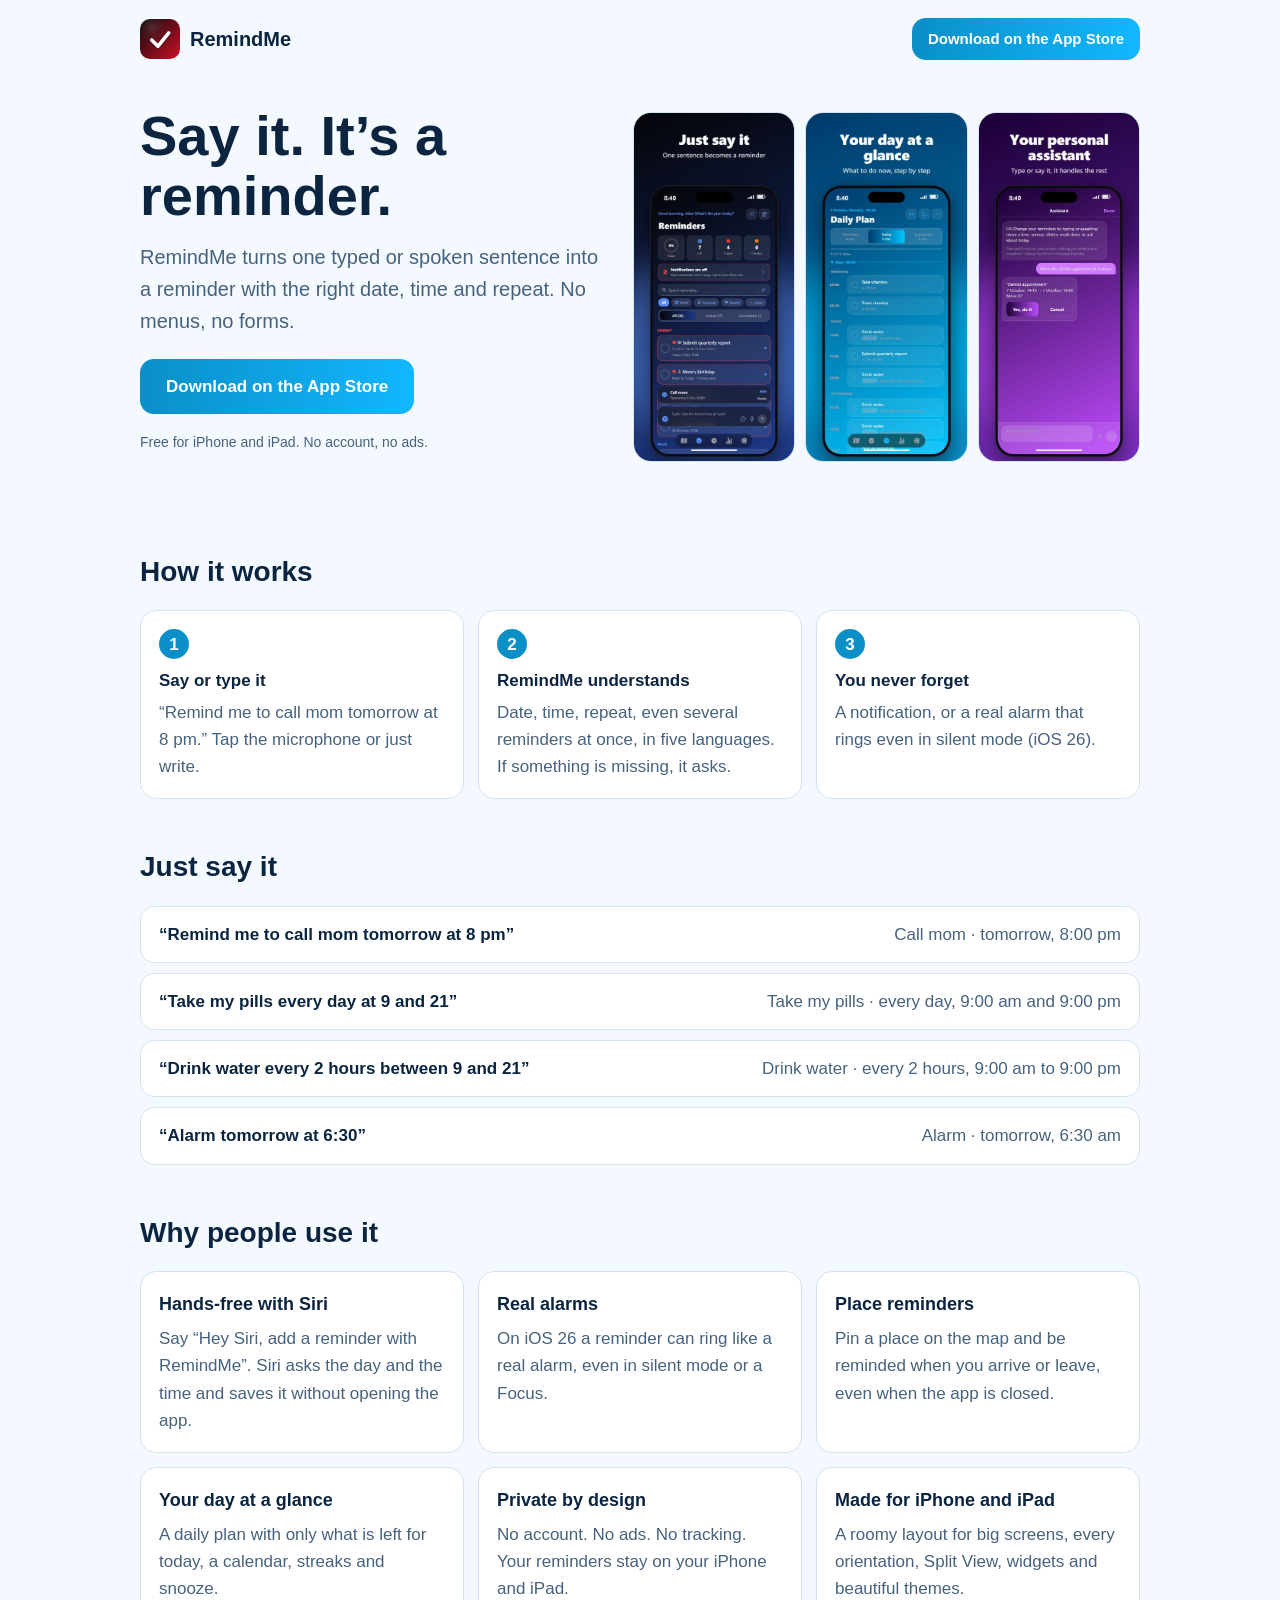
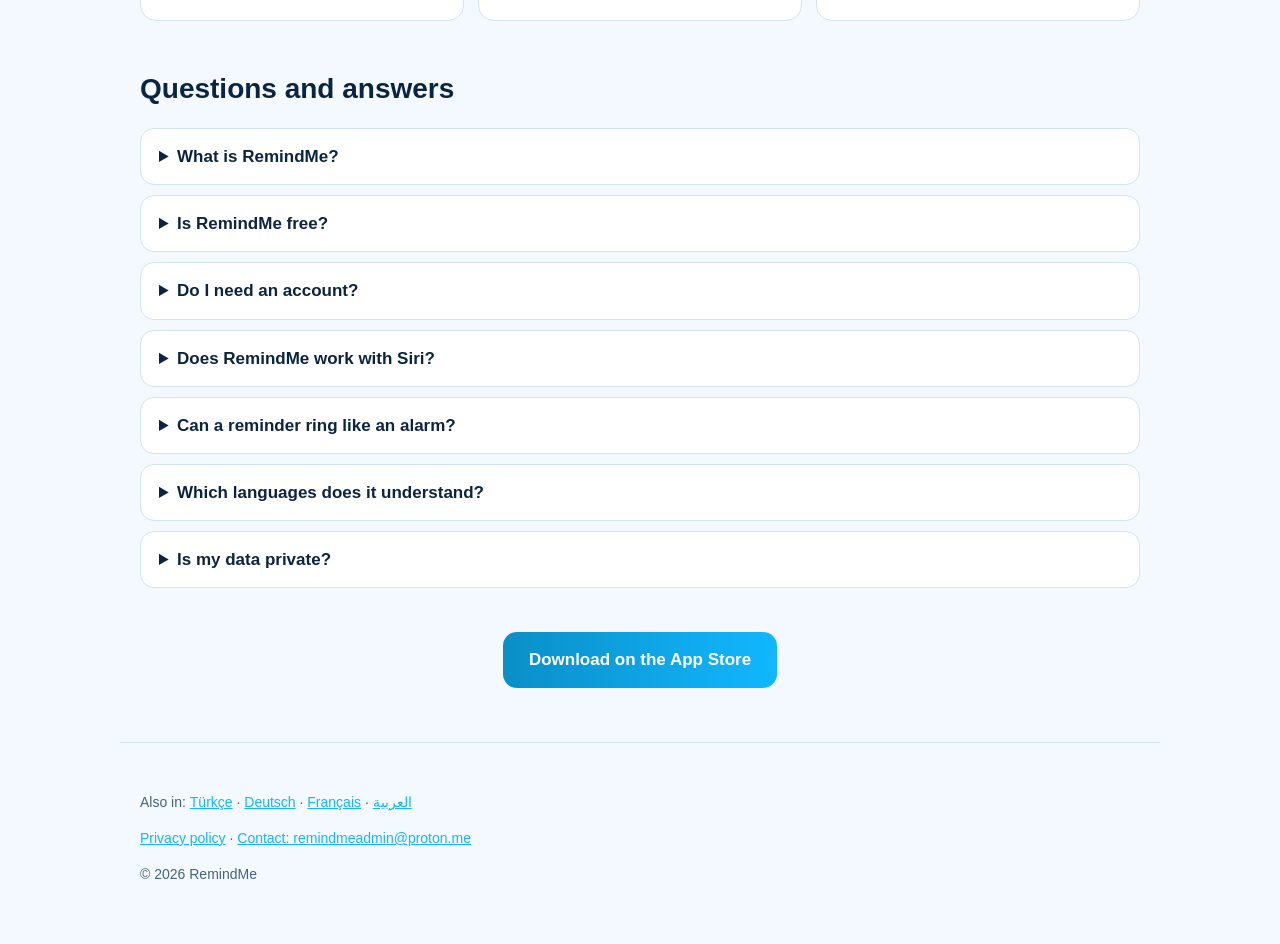
<file: index.html>
<!doctype html>
<html lang="en" dir="ltr">
<head>
<meta charset="utf-8">
<meta name="viewport" content="width=device-width, initial-scale=1">
<title>RemindMe: Reminder App for iPhone &amp; iPad (Siri, Alarms)</title>
<meta name="description" content="Turn one sentence into a reminder. RemindMe works with Siri, real alarms, place reminders and widgets. No account, no ads, no tracking.">
<link rel="canonical" href="https://dasghost-01.github.io/remindme/">
<link rel="alternate" hreflang="en" href="https://dasghost-01.github.io/remindme/">
<link rel="alternate" hreflang="tr" href="https://dasghost-01.github.io/remindme/tr/">
<link rel="alternate" hreflang="de" href="https://dasghost-01.github.io/remindme/de/">
<link rel="alternate" hreflang="fr" href="https://dasghost-01.github.io/remindme/fr/">
<link rel="alternate" hreflang="ar" href="https://dasghost-01.github.io/remindme/ar/">
<link rel="alternate" hreflang="x-default" href="https://dasghost-01.github.io/remindme/">
<meta name="apple-itunes-app" content="app-id=6818256531">
<meta name="theme-color" content="#0A8FC7">
<meta property="og:type" content="website">
<meta property="og:site_name" content="RemindMe">
<meta property="og:title" content="RemindMe: Reminder App for iPhone &amp; iPad (Siri, Alarms)">
<meta property="og:description" content="Turn one sentence into a reminder. RemindMe works with Siri, real alarms, place reminders and widgets. No account, no ads, no tracking.">
<meta property="og:url" content="https://dasghost-01.github.io/remindme/">
<meta property="og:image" content="https://dasghost-01.github.io/remindme/img/og.jpg">
<meta property="og:image:width" content="1200">
<meta property="og:image:height" content="630">
<meta property="og:locale" content="en_US">
<meta name="twitter:card" content="summary_large_image">
<meta name="twitter:title" content="RemindMe: Reminder App for iPhone &amp; iPad (Siri, Alarms)">
<meta name="twitter:description" content="Turn one sentence into a reminder. RemindMe works with Siri, real alarms, place reminders and widgets. No account, no ads, no tracking.">
<meta name="twitter:image" content="https://dasghost-01.github.io/remindme/img/og.jpg">
<link rel="icon" href="img/icon-512.png">
<link rel="apple-touch-icon" href="img/icon-512.png">
<link rel="stylesheet" href="style.css">
<script type="application/ld+json">{"@context":"https://schema.org","@graph":[{"@type":"MobileApplication","@id":"https://dasghost-01.github.io/remindme/#app","name":"RemindMe","alternateName":"RemindMe: Personal Assistant","url":"https://dasghost-01.github.io/remindme/","description":"Turn one sentence into a reminder. RemindMe works with Siri, real alarms, place reminders and widgets. No account, no ads, no tracking.","applicationCategory":"ProductivityApplication","operatingSystem":"iOS, iPadOS","inLanguage":["tr","en","fr","de","ar"],"downloadUrl":"https://apps.apple.com/app/id6818256531","installUrl":"https://apps.apple.com/app/id6818256531","image":"https://dasghost-01.github.io/remindme/img/icon-512.png","screenshot":["https://dasghost-01.github.io/remindme/img/en-1.jpg","https://dasghost-01.github.io/remindme/img/en-2.jpg","https://dasghost-01.github.io/remindme/img/en-3.jpg"],"featureList":["Hands-free with Siri","Real alarms","Place reminders","Your day at a glance","Private by design","Made for iPhone and iPad"],"offers":{"@type":"Offer","price":"0","priceCurrency":"USD"},"publisher":{"@type":"Organization","name":"RemindMe","email":"remindmeadmin@proton.me"}},{"@type":"FAQPage","mainEntity":[{"@type":"Question","name":"What is RemindMe?","acceptedAnswer":{"@type":"Answer","text":"RemindMe is a reminder app for iPhone and iPad. You type or say one sentence and it creates a reminder with the right date, time and repeat."}},{"@type":"Question","name":"Is RemindMe free?","acceptedAnswer":{"@type":"Answer","text":"RemindMe is free to download and has no ads."}},{"@type":"Question","name":"Do I need an account?","acceptedAnswer":{"@type":"Answer","text":"No. There is no account and no sign-up. Your reminders stay on your device."}},{"@type":"Question","name":"Does RemindMe work with Siri?","acceptedAnswer":{"@type":"Answer","text":"Yes. Say “Hey Siri, add a reminder with RemindMe”. Siri asks for the day and the time and saves the reminder without opening the app. “Add a detailed reminder” and “Add a place reminder” work too."}},{"@type":"Question","name":"Can a reminder ring like an alarm?","acceptedAnswer":{"@type":"Answer","text":"On iOS 26 and later, yes. RemindMe can ring a real alarm that sounds even in silent mode or a Focus."}},{"@type":"Question","name":"Which languages does it understand?","acceptedAnswer":{"@type":"Answer","text":"Turkish, English, French, German and Arabic, including long sentences and several reminders in one go."}},{"@type":"Question","name":"Is my data private?","acceptedAnswer":{"@type":"Answer","text":"Yes. No account, no ads, no tracking, and your reminders stay on your device."}}]}]}</script>
</head>
<body>
<header class="wrap top">
  <a class="brand" href=""><img src="img/icon-512.png" width="40" height="40" alt="">RemindMe</a>
  <a class="btn small" href="https://apps.apple.com/app/id6818256531">Download on the App Store</a>
</header>
<main>
  <section class="wrap hero">
    <div>
      <h1>Say it. It’s a reminder.</h1>
      <p class="lead">RemindMe turns one typed or spoken sentence into a reminder with the right date, time and repeat. No menus, no forms.</p>
      <p><a class="btn" href="https://apps.apple.com/app/id6818256531">Download on the App Store</a></p>
      <p class="note">Free for iPhone and iPad. No account, no ads.</p>
    </div>
    <div class="shots">
      <img src="img/en-1.jpg" width="420" height="913" alt="RemindMe 1" >
      <img src="img/en-2.jpg" width="420" height="913" alt="RemindMe 2" loading="lazy">
      <img src="img/en-3.jpg" width="420" height="913" alt="RemindMe 3" loading="lazy">
    </div>
  </section>
  <section class="wrap">
    <h2>How it works</h2>
    <ol class="steps">
      <li><strong>Say or type it</strong><span>“Remind me to call mom tomorrow at 8 pm.” Tap the microphone or just write.</span></li>
      <li><strong>RemindMe understands</strong><span>Date, time, repeat, even several reminders at once, in five languages. If something is missing, it asks.</span></li>
      <li><strong>You never forget</strong><span>A notification, or a real alarm that rings even in silent mode (iOS 26).</span></li>
    </ol>
  </section>
  <section class="wrap">
    <h2>Just say it</h2>
    <ul class="examples">
      <li><q>Remind me to call mom tomorrow at 8 pm</q><span>Call mom · tomorrow, 8:00 pm</span></li>
      <li><q>Take my pills every day at 9 and 21</q><span>Take my pills · every day, 9:00 am and 9:00 pm</span></li>
      <li><q>Drink water every 2 hours between 9 and 21</q><span>Drink water · every 2 hours, 9:00 am to 9:00 pm</span></li>
      <li><q>Alarm tomorrow at 6:30</q><span>Alarm · tomorrow, 6:30 am</span></li>
    </ul>
  </section>
  <section class="wrap">
    <h2>Why people use it</h2>
    <div class="grid">
      <article><h3>Hands-free with Siri</h3><p>Say “Hey Siri, add a reminder with RemindMe”. Siri asks the day and the time and saves it without opening the app.</p></article>
      <article><h3>Real alarms</h3><p>On iOS 26 a reminder can ring like a real alarm, even in silent mode or a Focus.</p></article>
      <article><h3>Place reminders</h3><p>Pin a place on the map and be reminded when you arrive or leave, even when the app is closed.</p></article>
      <article><h3>Your day at a glance</h3><p>A daily plan with only what is left for today, a calendar, streaks and snooze.</p></article>
      <article><h3>Private by design</h3><p>No account. No ads. No tracking. Your reminders stay on your iPhone and iPad.</p></article>
      <article><h3>Made for iPhone and iPad</h3><p>A roomy layout for big screens, every orientation, Split View, widgets and beautiful themes.</p></article>
    </div>
  </section>
  <section class="wrap">
    <h2>Questions and answers</h2>
    <details><summary>What is RemindMe?</summary><p>RemindMe is a reminder app for iPhone and iPad. You type or say one sentence and it creates a reminder with the right date, time and repeat.</p></details>
    <details><summary>Is RemindMe free?</summary><p>RemindMe is free to download and has no ads.</p></details>
    <details><summary>Do I need an account?</summary><p>No. There is no account and no sign-up. Your reminders stay on your device.</p></details>
    <details><summary>Does RemindMe work with Siri?</summary><p>Yes. Say “Hey Siri, add a reminder with RemindMe”. Siri asks for the day and the time and saves the reminder without opening the app. “Add a detailed reminder” and “Add a place reminder” work too.</p></details>
    <details><summary>Can a reminder ring like an alarm?</summary><p>On iOS 26 and later, yes. RemindMe can ring a real alarm that sounds even in silent mode or a Focus.</p></details>
    <details><summary>Which languages does it understand?</summary><p>Turkish, English, French, German and Arabic, including long sentences and several reminders in one go.</p></details>
    <details><summary>Is my data private?</summary><p>Yes. No account, no ads, no tracking, and your reminders stay on your device.</p></details>
  </section>
  <section class="wrap center">
    <a class="btn" href="https://apps.apple.com/app/id6818256531">Download on the App Store</a>
  </section>
</main>
<footer class="wrap foot">
  <p>Also in: <a href="tr/" hreflang="tr" lang="tr">Türkçe</a> · <a href="de/" hreflang="de" lang="de">Deutsch</a> · <a href="fr/" hreflang="fr" lang="fr">Français</a> · <a href="ar/" hreflang="ar" lang="ar">العربية</a></p>
  <p><a href="https://dasghost-01.github.io/remindme-privacy/">Privacy policy</a> · <a href="mailto:remindmeadmin@proton.me">Contact: remindmeadmin@proton.me</a></p>
  <p>© 2026 RemindMe</p>
</footer>
</body>
</html>
</file>
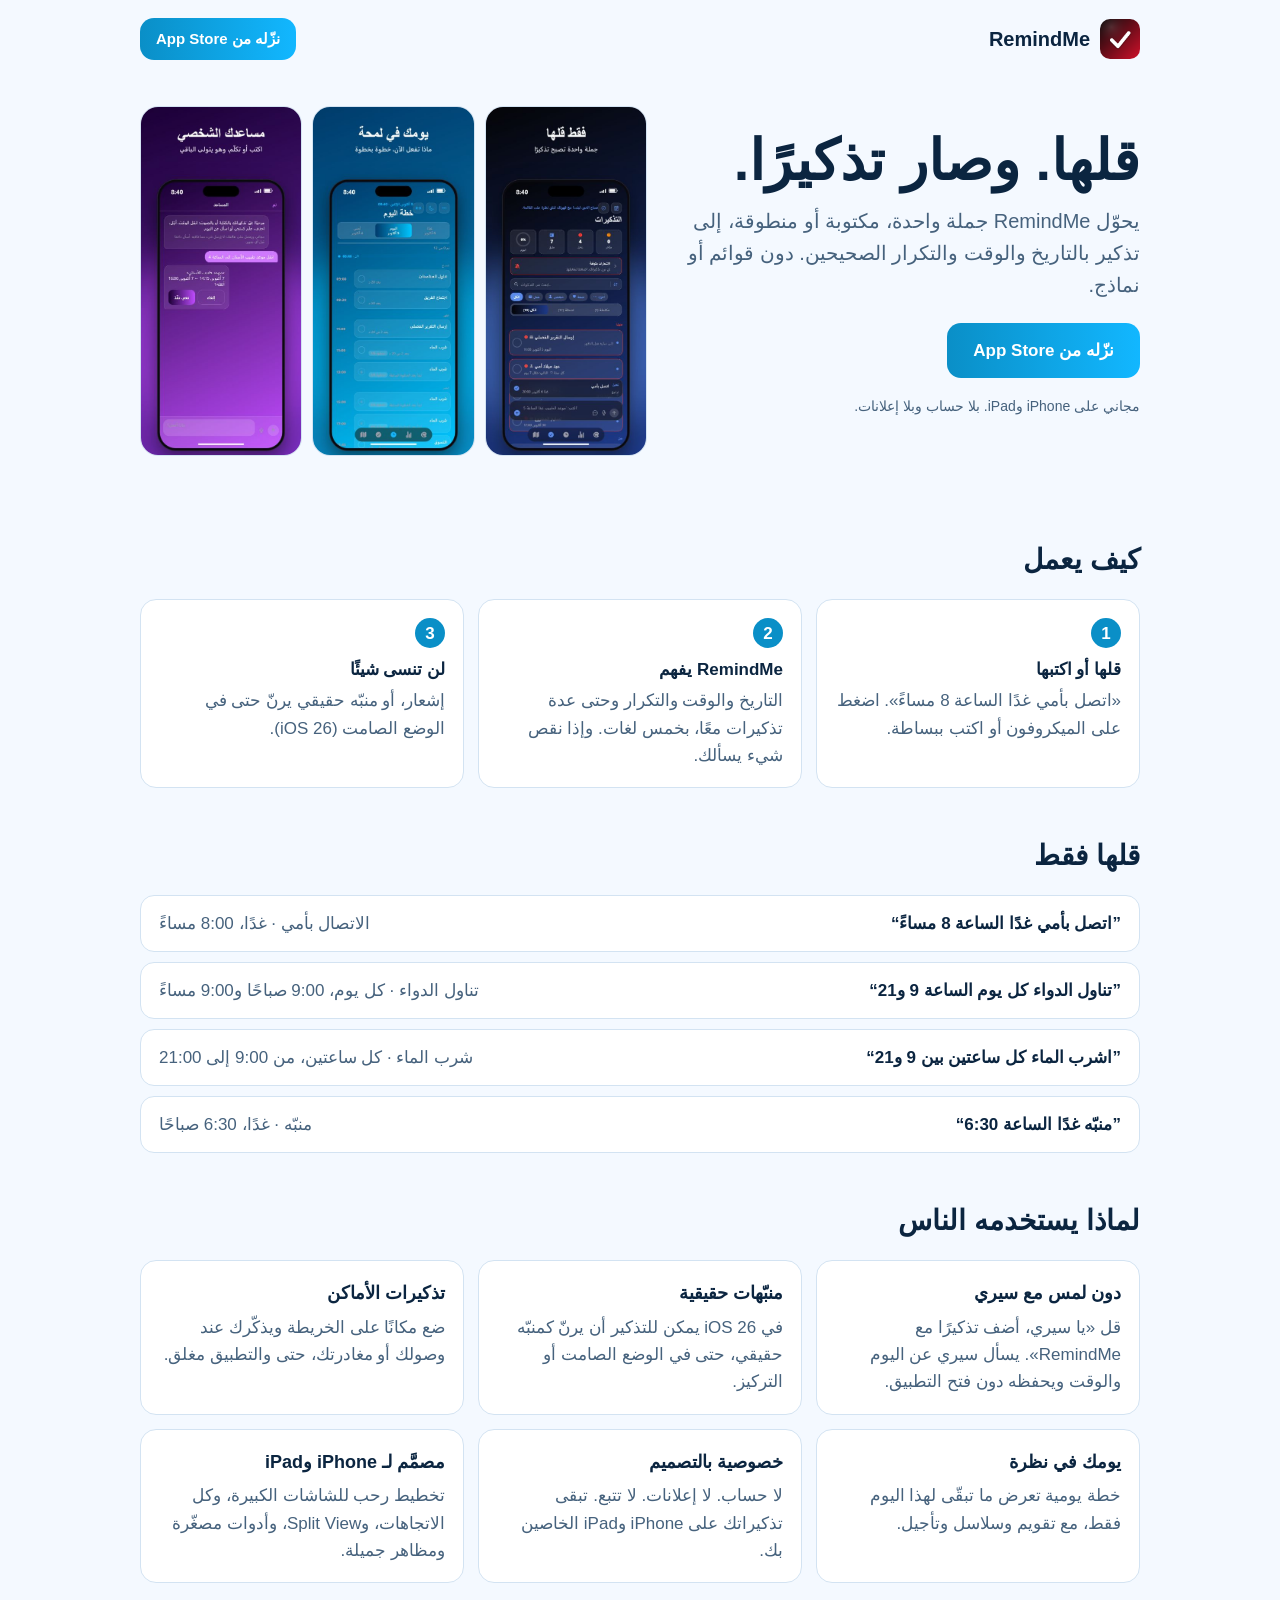
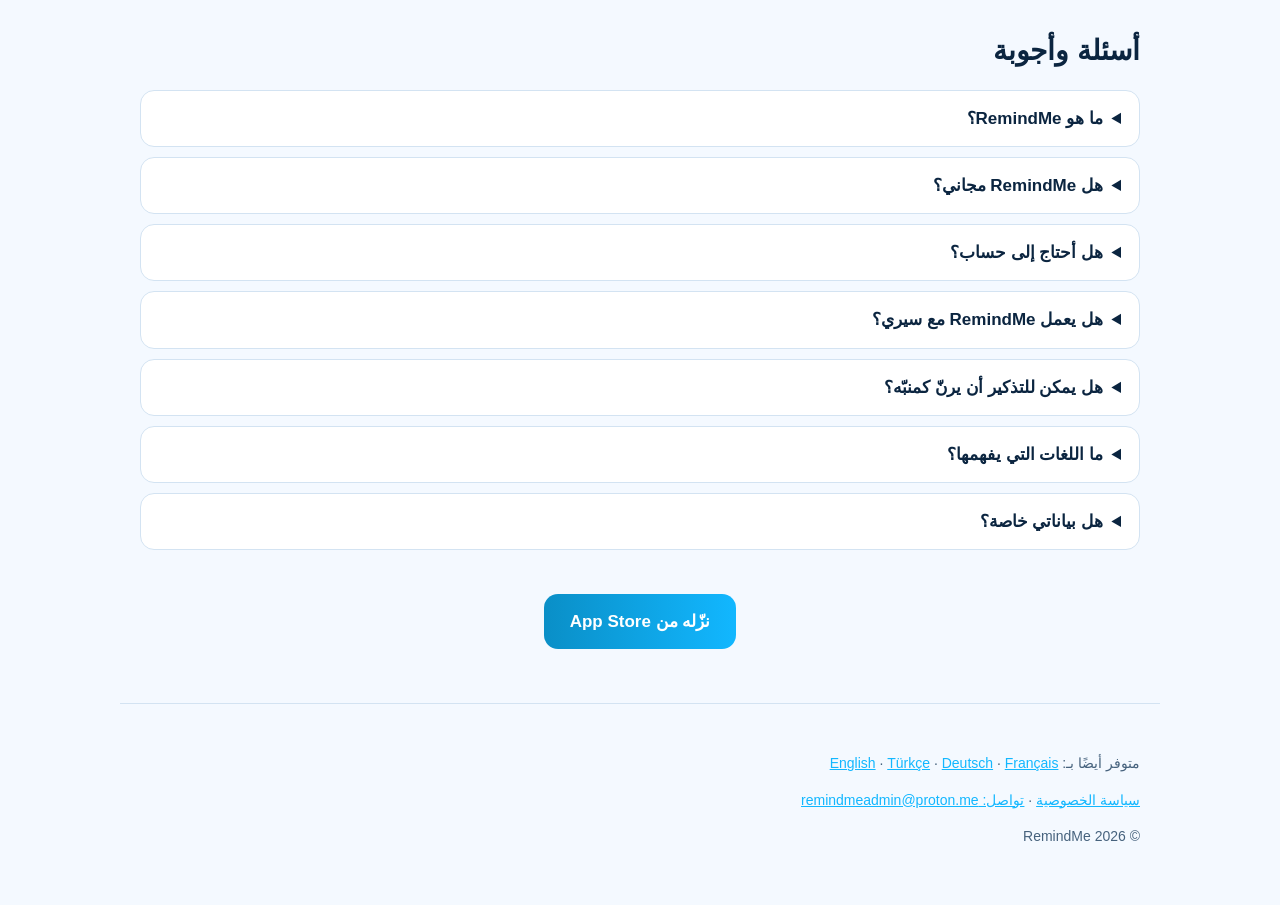
<file: ar/index.html>
<!doctype html>
<html lang="ar" dir="rtl">
<head>
<meta charset="utf-8">
<meta name="viewport" content="width=device-width, initial-scale=1">
<title>RemindMe: تطبيق تذكيرات لـ iPhone وiPad (سيري، منبّهات)</title>
<meta name="description" content="حوّل جملة واحدة إلى تذكير. يعمل RemindMe مع سيري ومنبّهات حقيقية وتذكيرات الأماكن والأدوات المصغّرة. بلا حساب وبلا إعلانات وبلا تتبع.">
<link rel="canonical" href="https://dasghost-01.github.io/remindme/ar/">
<link rel="alternate" hreflang="en" href="https://dasghost-01.github.io/remindme/">
<link rel="alternate" hreflang="tr" href="https://dasghost-01.github.io/remindme/tr/">
<link rel="alternate" hreflang="de" href="https://dasghost-01.github.io/remindme/de/">
<link rel="alternate" hreflang="fr" href="https://dasghost-01.github.io/remindme/fr/">
<link rel="alternate" hreflang="ar" href="https://dasghost-01.github.io/remindme/ar/">
<link rel="alternate" hreflang="x-default" href="https://dasghost-01.github.io/remindme/">
<meta name="apple-itunes-app" content="app-id=6818256531">
<meta name="theme-color" content="#0A8FC7">
<meta property="og:type" content="website">
<meta property="og:site_name" content="RemindMe">
<meta property="og:title" content="RemindMe: تطبيق تذكيرات لـ iPhone وiPad (سيري، منبّهات)">
<meta property="og:description" content="حوّل جملة واحدة إلى تذكير. يعمل RemindMe مع سيري ومنبّهات حقيقية وتذكيرات الأماكن والأدوات المصغّرة. بلا حساب وبلا إعلانات وبلا تتبع.">
<meta property="og:url" content="https://dasghost-01.github.io/remindme/ar/">
<meta property="og:image" content="https://dasghost-01.github.io/remindme/img/og.jpg">
<meta property="og:image:width" content="1200">
<meta property="og:image:height" content="630">
<meta property="og:locale" content="ar_AR">
<meta name="twitter:card" content="summary_large_image">
<meta name="twitter:title" content="RemindMe: تطبيق تذكيرات لـ iPhone وiPad (سيري، منبّهات)">
<meta name="twitter:description" content="حوّل جملة واحدة إلى تذكير. يعمل RemindMe مع سيري ومنبّهات حقيقية وتذكيرات الأماكن والأدوات المصغّرة. بلا حساب وبلا إعلانات وبلا تتبع.">
<meta name="twitter:image" content="https://dasghost-01.github.io/remindme/img/og.jpg">
<link rel="icon" href="../img/icon-512.png">
<link rel="apple-touch-icon" href="../img/icon-512.png">
<link rel="stylesheet" href="../style.css">
<script type="application/ld+json">{"@context":"https://schema.org","@graph":[{"@type":"MobileApplication","@id":"https://dasghost-01.github.io/remindme/#app","name":"RemindMe","alternateName":"RemindMe: Personal Assistant","url":"https://dasghost-01.github.io/remindme/ar/","description":"حوّل جملة واحدة إلى تذكير. يعمل RemindMe مع سيري ومنبّهات حقيقية وتذكيرات الأماكن والأدوات المصغّرة. بلا حساب وبلا إعلانات وبلا تتبع.","applicationCategory":"ProductivityApplication","operatingSystem":"iOS, iPadOS","inLanguage":["tr","en","fr","de","ar"],"downloadUrl":"https://apps.apple.com/app/id6818256531","installUrl":"https://apps.apple.com/app/id6818256531","image":"https://dasghost-01.github.io/remindme/img/icon-512.png","screenshot":["https://dasghost-01.github.io/remindme/img/ar-1.jpg","https://dasghost-01.github.io/remindme/img/ar-2.jpg","https://dasghost-01.github.io/remindme/img/ar-3.jpg"],"featureList":["دون لمس مع سيري","منبّهات حقيقية","تذكيرات الأماكن","يومك في نظرة","خصوصية بالتصميم","مصمَّم لـ iPhone وiPad"],"offers":{"@type":"Offer","price":"0","priceCurrency":"USD"},"publisher":{"@type":"Organization","name":"RemindMe","email":"remindmeadmin@proton.me"}},{"@type":"FAQPage","mainEntity":[{"@type":"Question","name":"ما هو RemindMe؟","acceptedAnswer":{"@type":"Answer","text":"RemindMe تطبيق تذكيرات لـ iPhone وiPad. تكتب جملة أو تقولها فينشئ تذكيرًا بالتاريخ والوقت والتكرار الصحيحين."}},{"@type":"Question","name":"هل RemindMe مجاني؟","acceptedAnswer":{"@type":"Answer","text":"RemindMe مجاني للتنزيل وبلا إعلانات."}},{"@type":"Question","name":"هل أحتاج إلى حساب؟","acceptedAnswer":{"@type":"Answer","text":"لا. لا يوجد حساب ولا تسجيل. تبقى تذكيراتك على جهازك."}},{"@type":"Question","name":"هل يعمل RemindMe مع سيري؟","acceptedAnswer":{"@type":"Answer","text":"نعم. قل «يا سيري، أضف تذكيرًا مع RemindMe». يسأل سيري عن اليوم والوقت ويحفظ التذكير دون فتح التطبيق. كما يعمل «أضف تذكيرًا مفصّلًا» و«أضف تذكير مكان»."}},{"@type":"Question","name":"هل يمكن للتذكير أن يرنّ كمنبّه؟","acceptedAnswer":{"@type":"Answer","text":"في iOS 26 وما بعده، نعم. يستطيع RemindMe تشغيل منبّه حقيقي يرنّ حتى في الوضع الصامت أو التركيز."}},{"@type":"Question","name":"ما اللغات التي يفهمها؟","acceptedAnswer":{"@type":"Answer","text":"التركية والإنجليزية والفرنسية والألمانية والعربية، بما في ذلك الجمل الطويلة وعدة تذكيرات دفعة واحدة."}},{"@type":"Question","name":"هل بياناتي خاصة؟","acceptedAnswer":{"@type":"Answer","text":"نعم. لا حساب ولا إعلانات ولا تتبع، وتبقى تذكيراتك على جهازك."}}]}]}</script>
</head>
<body>
<header class="wrap top">
  <a class="brand" href="../ar/"><img src="../img/icon-512.png" width="40" height="40" alt="">RemindMe</a>
  <a class="btn small" href="https://apps.apple.com/app/id6818256531">نزّله من App Store</a>
</header>
<main>
  <section class="wrap hero">
    <div>
      <h1>قلها. وصار تذكيرًا.</h1>
      <p class="lead">يحوّل RemindMe جملة واحدة، مكتوبة أو منطوقة، إلى تذكير بالتاريخ والوقت والتكرار الصحيحين. دون قوائم أو نماذج.</p>
      <p><a class="btn" href="https://apps.apple.com/app/id6818256531">نزّله من App Store</a></p>
      <p class="note">مجاني على iPhone وiPad. بلا حساب وبلا إعلانات.</p>
    </div>
    <div class="shots">
      <img src="../img/ar-1.jpg" width="420" height="913" alt="RemindMe 1" >
      <img src="../img/ar-2.jpg" width="420" height="913" alt="RemindMe 2" loading="lazy">
      <img src="../img/ar-3.jpg" width="420" height="913" alt="RemindMe 3" loading="lazy">
    </div>
  </section>
  <section class="wrap">
    <h2>كيف يعمل</h2>
    <ol class="steps">
      <li><strong>قلها أو اكتبها</strong><span>«اتصل بأمي غدًا الساعة 8 مساءً». اضغط على الميكروفون أو اكتب ببساطة.</span></li>
      <li><strong>RemindMe يفهم</strong><span>التاريخ والوقت والتكرار وحتى عدة تذكيرات معًا، بخمس لغات. وإذا نقص شيء يسألك.</span></li>
      <li><strong>لن تنسى شيئًا</strong><span>إشعار، أو منبّه حقيقي يرنّ حتى في الوضع الصامت (iOS 26).</span></li>
    </ol>
  </section>
  <section class="wrap">
    <h2>قلها فقط</h2>
    <ul class="examples">
      <li><q>اتصل بأمي غدًا الساعة 8 مساءً</q><span>الاتصال بأمي · غدًا، 8:00 مساءً</span></li>
      <li><q>تناول الدواء كل يوم الساعة 9 و21</q><span>تناول الدواء · كل يوم، 9:00 صباحًا و9:00 مساءً</span></li>
      <li><q>اشرب الماء كل ساعتين بين 9 و21</q><span>شرب الماء · كل ساعتين، من 9:00 إلى 21:00</span></li>
      <li><q>منبّه غدًا الساعة 6:30</q><span>منبّه · غدًا، 6:30 صباحًا</span></li>
    </ul>
  </section>
  <section class="wrap">
    <h2>لماذا يستخدمه الناس</h2>
    <div class="grid">
      <article><h3>دون لمس مع سيري</h3><p>قل «يا سيري، أضف تذكيرًا مع RemindMe». يسأل سيري عن اليوم والوقت ويحفظه دون فتح التطبيق.</p></article>
      <article><h3>منبّهات حقيقية</h3><p>في iOS 26 يمكن للتذكير أن يرنّ كمنبّه حقيقي، حتى في الوضع الصامت أو التركيز.</p></article>
      <article><h3>تذكيرات الأماكن</h3><p>ضع مكانًا على الخريطة ويذكّرك عند وصولك أو مغادرتك، حتى والتطبيق مغلق.</p></article>
      <article><h3>يومك في نظرة</h3><p>خطة يومية تعرض ما تبقّى لهذا اليوم فقط، مع تقويم وسلاسل وتأجيل.</p></article>
      <article><h3>خصوصية بالتصميم</h3><p>لا حساب. لا إعلانات. لا تتبع. تبقى تذكيراتك على iPhone وiPad الخاصين بك.</p></article>
      <article><h3>مصمَّم لـ iPhone وiPad</h3><p>تخطيط رحب للشاشات الكبيرة، وكل الاتجاهات، وSplit View، وأدوات مصغّرة ومظاهر جميلة.</p></article>
    </div>
  </section>
  <section class="wrap">
    <h2>أسئلة وأجوبة</h2>
    <details><summary>ما هو RemindMe؟</summary><p>RemindMe تطبيق تذكيرات لـ iPhone وiPad. تكتب جملة أو تقولها فينشئ تذكيرًا بالتاريخ والوقت والتكرار الصحيحين.</p></details>
    <details><summary>هل RemindMe مجاني؟</summary><p>RemindMe مجاني للتنزيل وبلا إعلانات.</p></details>
    <details><summary>هل أحتاج إلى حساب؟</summary><p>لا. لا يوجد حساب ولا تسجيل. تبقى تذكيراتك على جهازك.</p></details>
    <details><summary>هل يعمل RemindMe مع سيري؟</summary><p>نعم. قل «يا سيري، أضف تذكيرًا مع RemindMe». يسأل سيري عن اليوم والوقت ويحفظ التذكير دون فتح التطبيق. كما يعمل «أضف تذكيرًا مفصّلًا» و«أضف تذكير مكان».</p></details>
    <details><summary>هل يمكن للتذكير أن يرنّ كمنبّه؟</summary><p>في iOS 26 وما بعده، نعم. يستطيع RemindMe تشغيل منبّه حقيقي يرنّ حتى في الوضع الصامت أو التركيز.</p></details>
    <details><summary>ما اللغات التي يفهمها؟</summary><p>التركية والإنجليزية والفرنسية والألمانية والعربية، بما في ذلك الجمل الطويلة وعدة تذكيرات دفعة واحدة.</p></details>
    <details><summary>هل بياناتي خاصة؟</summary><p>نعم. لا حساب ولا إعلانات ولا تتبع، وتبقى تذكيراتك على جهازك.</p></details>
  </section>
  <section class="wrap center">
    <a class="btn" href="https://apps.apple.com/app/id6818256531">نزّله من App Store</a>
  </section>
</main>
<footer class="wrap foot">
  <p>متوفر أيضًا بـ: <a href="../" hreflang="en" lang="en">English</a> · <a href="../tr/" hreflang="tr" lang="tr">Türkçe</a> · <a href="../de/" hreflang="de" lang="de">Deutsch</a> · <a href="../fr/" hreflang="fr" lang="fr">Français</a></p>
  <p><a href="https://dasghost-01.github.io/remindme-privacy/">سياسة الخصوصية</a> · <a href="mailto:remindmeadmin@proton.me">تواصل: remindmeadmin@proton.me</a></p>
  <p>© 2026 RemindMe</p>
</footer>
</body>
</html>
</file>
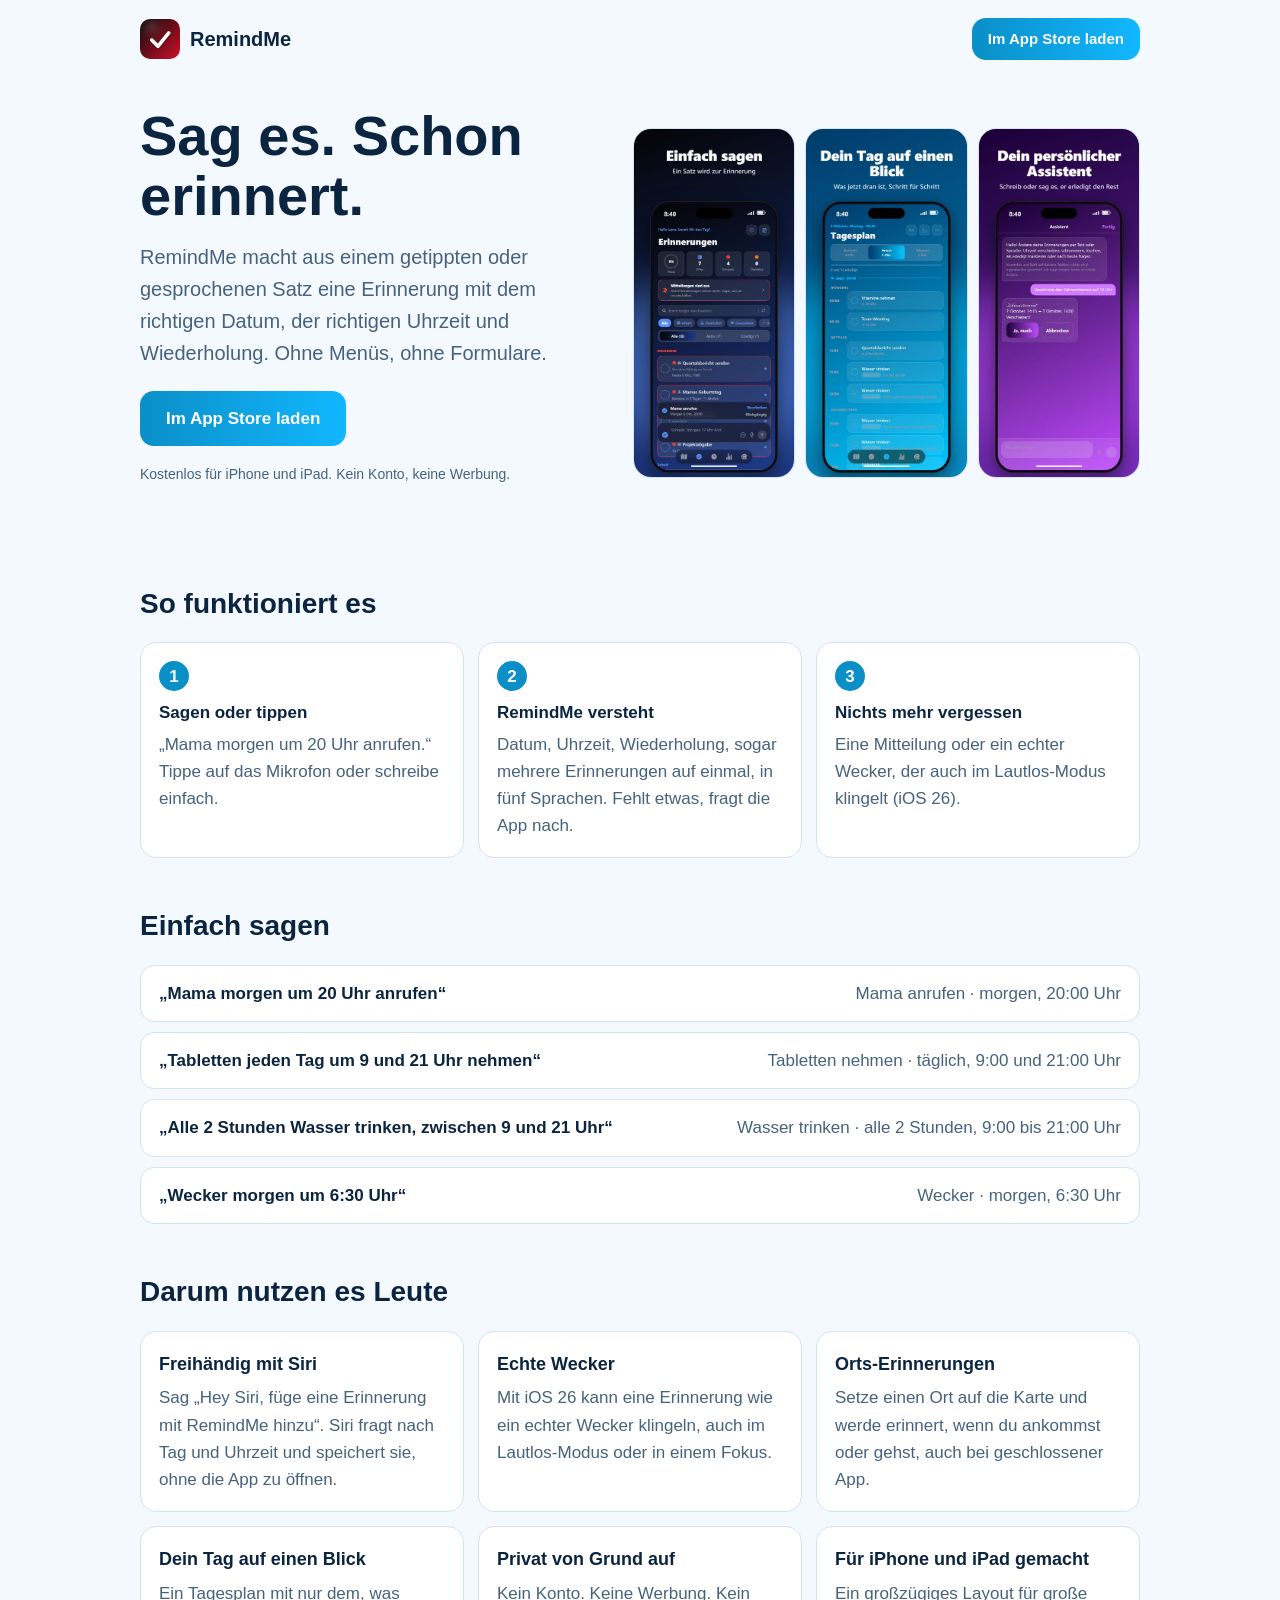
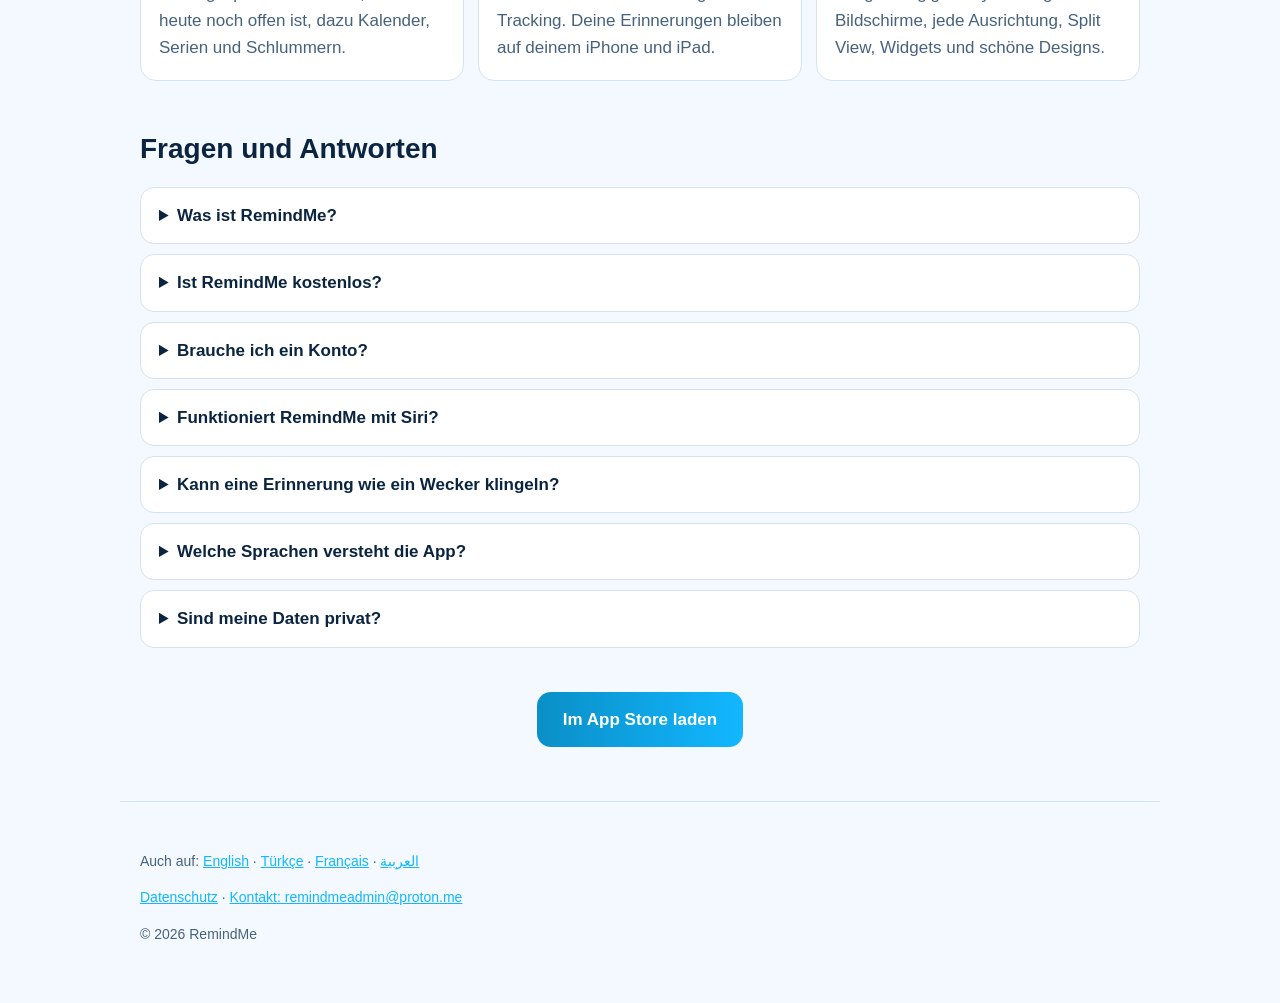
<file: de/index.html>
<!doctype html>
<html lang="de" dir="ltr">
<head>
<meta charset="utf-8">
<meta name="viewport" content="width=device-width, initial-scale=1">
<title>RemindMe: Erinnerungs-App für iPhone &amp; iPad (Siri, Wecker)</title>
<meta name="description" content="Mach aus einem Satz eine Erinnerung. RemindMe funktioniert mit Siri, echten Weckern, Orts-Erinnerungen und Widgets. Kein Konto, keine Werbung, kein Tracking.">
<link rel="canonical" href="https://dasghost-01.github.io/remindme/de/">
<link rel="alternate" hreflang="en" href="https://dasghost-01.github.io/remindme/">
<link rel="alternate" hreflang="tr" href="https://dasghost-01.github.io/remindme/tr/">
<link rel="alternate" hreflang="de" href="https://dasghost-01.github.io/remindme/de/">
<link rel="alternate" hreflang="fr" href="https://dasghost-01.github.io/remindme/fr/">
<link rel="alternate" hreflang="ar" href="https://dasghost-01.github.io/remindme/ar/">
<link rel="alternate" hreflang="x-default" href="https://dasghost-01.github.io/remindme/">
<meta name="apple-itunes-app" content="app-id=6818256531">
<meta name="theme-color" content="#0A8FC7">
<meta property="og:type" content="website">
<meta property="og:site_name" content="RemindMe">
<meta property="og:title" content="RemindMe: Erinnerungs-App für iPhone &amp; iPad (Siri, Wecker)">
<meta property="og:description" content="Mach aus einem Satz eine Erinnerung. RemindMe funktioniert mit Siri, echten Weckern, Orts-Erinnerungen und Widgets. Kein Konto, keine Werbung, kein Tracking.">
<meta property="og:url" content="https://dasghost-01.github.io/remindme/de/">
<meta property="og:image" content="https://dasghost-01.github.io/remindme/img/og.jpg">
<meta property="og:image:width" content="1200">
<meta property="og:image:height" content="630">
<meta property="og:locale" content="de_DE">
<meta name="twitter:card" content="summary_large_image">
<meta name="twitter:title" content="RemindMe: Erinnerungs-App für iPhone &amp; iPad (Siri, Wecker)">
<meta name="twitter:description" content="Mach aus einem Satz eine Erinnerung. RemindMe funktioniert mit Siri, echten Weckern, Orts-Erinnerungen und Widgets. Kein Konto, keine Werbung, kein Tracking.">
<meta name="twitter:image" content="https://dasghost-01.github.io/remindme/img/og.jpg">
<link rel="icon" href="../img/icon-512.png">
<link rel="apple-touch-icon" href="../img/icon-512.png">
<link rel="stylesheet" href="../style.css">
<script type="application/ld+json">{"@context":"https://schema.org","@graph":[{"@type":"MobileApplication","@id":"https://dasghost-01.github.io/remindme/#app","name":"RemindMe","alternateName":"RemindMe: Personal Assistant","url":"https://dasghost-01.github.io/remindme/de/","description":"Mach aus einem Satz eine Erinnerung. RemindMe funktioniert mit Siri, echten Weckern, Orts-Erinnerungen und Widgets. Kein Konto, keine Werbung, kein Tracking.","applicationCategory":"ProductivityApplication","operatingSystem":"iOS, iPadOS","inLanguage":["tr","en","fr","de","ar"],"downloadUrl":"https://apps.apple.com/app/id6818256531","installUrl":"https://apps.apple.com/app/id6818256531","image":"https://dasghost-01.github.io/remindme/img/icon-512.png","screenshot":["https://dasghost-01.github.io/remindme/img/de-1.jpg","https://dasghost-01.github.io/remindme/img/de-2.jpg","https://dasghost-01.github.io/remindme/img/de-3.jpg"],"featureList":["Freihändig mit Siri","Echte Wecker","Orts-Erinnerungen","Dein Tag auf einen Blick","Privat von Grund auf","Für iPhone und iPad gemacht"],"offers":{"@type":"Offer","price":"0","priceCurrency":"USD"},"publisher":{"@type":"Organization","name":"RemindMe","email":"remindmeadmin@proton.me"}},{"@type":"FAQPage","mainEntity":[{"@type":"Question","name":"Was ist RemindMe?","acceptedAnswer":{"@type":"Answer","text":"RemindMe ist eine Erinnerungs-App für iPhone und iPad. Du tippst oder sagst einen Satz, und die App legt eine Erinnerung mit dem richtigen Datum, der richtigen Uhrzeit und Wiederholung an."}},{"@type":"Question","name":"Ist RemindMe kostenlos?","acceptedAnswer":{"@type":"Answer","text":"RemindMe ist kostenlos ladbar und enthält keine Werbung."}},{"@type":"Question","name":"Brauche ich ein Konto?","acceptedAnswer":{"@type":"Answer","text":"Nein. Es gibt kein Konto und keine Anmeldung. Deine Erinnerungen bleiben auf deinem Gerät."}},{"@type":"Question","name":"Funktioniert RemindMe mit Siri?","acceptedAnswer":{"@type":"Answer","text":"Ja. Sag „Hey Siri, füge eine Erinnerung mit RemindMe hinzu“. Siri fragt nach Tag und Uhrzeit und speichert die Erinnerung, ohne die App zu öffnen. „Detaillierte Erinnerung hinzufügen“ und „Orts-Erinnerung hinzufügen“ funktionieren auch."}},{"@type":"Question","name":"Kann eine Erinnerung wie ein Wecker klingeln?","acceptedAnswer":{"@type":"Answer","text":"Mit iOS 26 und neuer, ja. RemindMe kann einen echten Wecker stellen, der auch im Lautlos-Modus oder in einem Fokus klingelt."}},{"@type":"Question","name":"Welche Sprachen versteht die App?","acceptedAnswer":{"@type":"Answer","text":"Türkisch, Englisch, Französisch, Deutsch und Arabisch, auch lange Sätze und mehrere Erinnerungen auf einmal."}},{"@type":"Question","name":"Sind meine Daten privat?","acceptedAnswer":{"@type":"Answer","text":"Ja. Kein Konto, keine Werbung, kein Tracking, und deine Erinnerungen bleiben auf deinem Gerät."}}]}]}</script>
</head>
<body>
<header class="wrap top">
  <a class="brand" href="../de/"><img src="../img/icon-512.png" width="40" height="40" alt="">RemindMe</a>
  <a class="btn small" href="https://apps.apple.com/app/id6818256531">Im App Store laden</a>
</header>
<main>
  <section class="wrap hero">
    <div>
      <h1>Sag es. Schon erinnert.</h1>
      <p class="lead">RemindMe macht aus einem getippten oder gesprochenen Satz eine Erinnerung mit dem richtigen Datum, der richtigen Uhrzeit und Wiederholung. Ohne Menüs, ohne Formulare.</p>
      <p><a class="btn" href="https://apps.apple.com/app/id6818256531">Im App Store laden</a></p>
      <p class="note">Kostenlos für iPhone und iPad. Kein Konto, keine Werbung.</p>
    </div>
    <div class="shots">
      <img src="../img/de-1.jpg" width="420" height="913" alt="RemindMe 1" >
      <img src="../img/de-2.jpg" width="420" height="913" alt="RemindMe 2" loading="lazy">
      <img src="../img/de-3.jpg" width="420" height="913" alt="RemindMe 3" loading="lazy">
    </div>
  </section>
  <section class="wrap">
    <h2>So funktioniert es</h2>
    <ol class="steps">
      <li><strong>Sagen oder tippen</strong><span>„Mama morgen um 20 Uhr anrufen.“ Tippe auf das Mikrofon oder schreibe einfach.</span></li>
      <li><strong>RemindMe versteht</strong><span>Datum, Uhrzeit, Wiederholung, sogar mehrere Erinnerungen auf einmal, in fünf Sprachen. Fehlt etwas, fragt die App nach.</span></li>
      <li><strong>Nichts mehr vergessen</strong><span>Eine Mitteilung oder ein echter Wecker, der auch im Lautlos-Modus klingelt (iOS 26).</span></li>
    </ol>
  </section>
  <section class="wrap">
    <h2>Einfach sagen</h2>
    <ul class="examples">
      <li><q>Mama morgen um 20 Uhr anrufen</q><span>Mama anrufen · morgen, 20:00 Uhr</span></li>
      <li><q>Tabletten jeden Tag um 9 und 21 Uhr nehmen</q><span>Tabletten nehmen · täglich, 9:00 und 21:00 Uhr</span></li>
      <li><q>Alle 2 Stunden Wasser trinken, zwischen 9 und 21 Uhr</q><span>Wasser trinken · alle 2 Stunden, 9:00 bis 21:00 Uhr</span></li>
      <li><q>Wecker morgen um 6:30 Uhr</q><span>Wecker · morgen, 6:30 Uhr</span></li>
    </ul>
  </section>
  <section class="wrap">
    <h2>Darum nutzen es Leute</h2>
    <div class="grid">
      <article><h3>Freihändig mit Siri</h3><p>Sag „Hey Siri, füge eine Erinnerung mit RemindMe hinzu“. Siri fragt nach Tag und Uhrzeit und speichert sie, ohne die App zu öffnen.</p></article>
      <article><h3>Echte Wecker</h3><p>Mit iOS 26 kann eine Erinnerung wie ein echter Wecker klingeln, auch im Lautlos-Modus oder in einem Fokus.</p></article>
      <article><h3>Orts-Erinnerungen</h3><p>Setze einen Ort auf die Karte und werde erinnert, wenn du ankommst oder gehst, auch bei geschlossener App.</p></article>
      <article><h3>Dein Tag auf einen Blick</h3><p>Ein Tagesplan mit nur dem, was heute noch offen ist, dazu Kalender, Serien und Schlummern.</p></article>
      <article><h3>Privat von Grund auf</h3><p>Kein Konto. Keine Werbung. Kein Tracking. Deine Erinnerungen bleiben auf deinem iPhone und iPad.</p></article>
      <article><h3>Für iPhone und iPad gemacht</h3><p>Ein großzügiges Layout für große Bildschirme, jede Ausrichtung, Split View, Widgets und schöne Designs.</p></article>
    </div>
  </section>
  <section class="wrap">
    <h2>Fragen und Antworten</h2>
    <details><summary>Was ist RemindMe?</summary><p>RemindMe ist eine Erinnerungs-App für iPhone und iPad. Du tippst oder sagst einen Satz, und die App legt eine Erinnerung mit dem richtigen Datum, der richtigen Uhrzeit und Wiederholung an.</p></details>
    <details><summary>Ist RemindMe kostenlos?</summary><p>RemindMe ist kostenlos ladbar und enthält keine Werbung.</p></details>
    <details><summary>Brauche ich ein Konto?</summary><p>Nein. Es gibt kein Konto und keine Anmeldung. Deine Erinnerungen bleiben auf deinem Gerät.</p></details>
    <details><summary>Funktioniert RemindMe mit Siri?</summary><p>Ja. Sag „Hey Siri, füge eine Erinnerung mit RemindMe hinzu“. Siri fragt nach Tag und Uhrzeit und speichert die Erinnerung, ohne die App zu öffnen. „Detaillierte Erinnerung hinzufügen“ und „Orts-Erinnerung hinzufügen“ funktionieren auch.</p></details>
    <details><summary>Kann eine Erinnerung wie ein Wecker klingeln?</summary><p>Mit iOS 26 und neuer, ja. RemindMe kann einen echten Wecker stellen, der auch im Lautlos-Modus oder in einem Fokus klingelt.</p></details>
    <details><summary>Welche Sprachen versteht die App?</summary><p>Türkisch, Englisch, Französisch, Deutsch und Arabisch, auch lange Sätze und mehrere Erinnerungen auf einmal.</p></details>
    <details><summary>Sind meine Daten privat?</summary><p>Ja. Kein Konto, keine Werbung, kein Tracking, und deine Erinnerungen bleiben auf deinem Gerät.</p></details>
  </section>
  <section class="wrap center">
    <a class="btn" href="https://apps.apple.com/app/id6818256531">Im App Store laden</a>
  </section>
</main>
<footer class="wrap foot">
  <p>Auch auf: <a href="../" hreflang="en" lang="en">English</a> · <a href="../tr/" hreflang="tr" lang="tr">Türkçe</a> · <a href="../fr/" hreflang="fr" lang="fr">Français</a> · <a href="../ar/" hreflang="ar" lang="ar">العربية</a></p>
  <p><a href="https://dasghost-01.github.io/remindme-privacy/">Datenschutz</a> · <a href="mailto:remindmeadmin@proton.me">Kontakt: remindmeadmin@proton.me</a></p>
  <p>© 2026 RemindMe</p>
</footer>
</body>
</html>
</file>
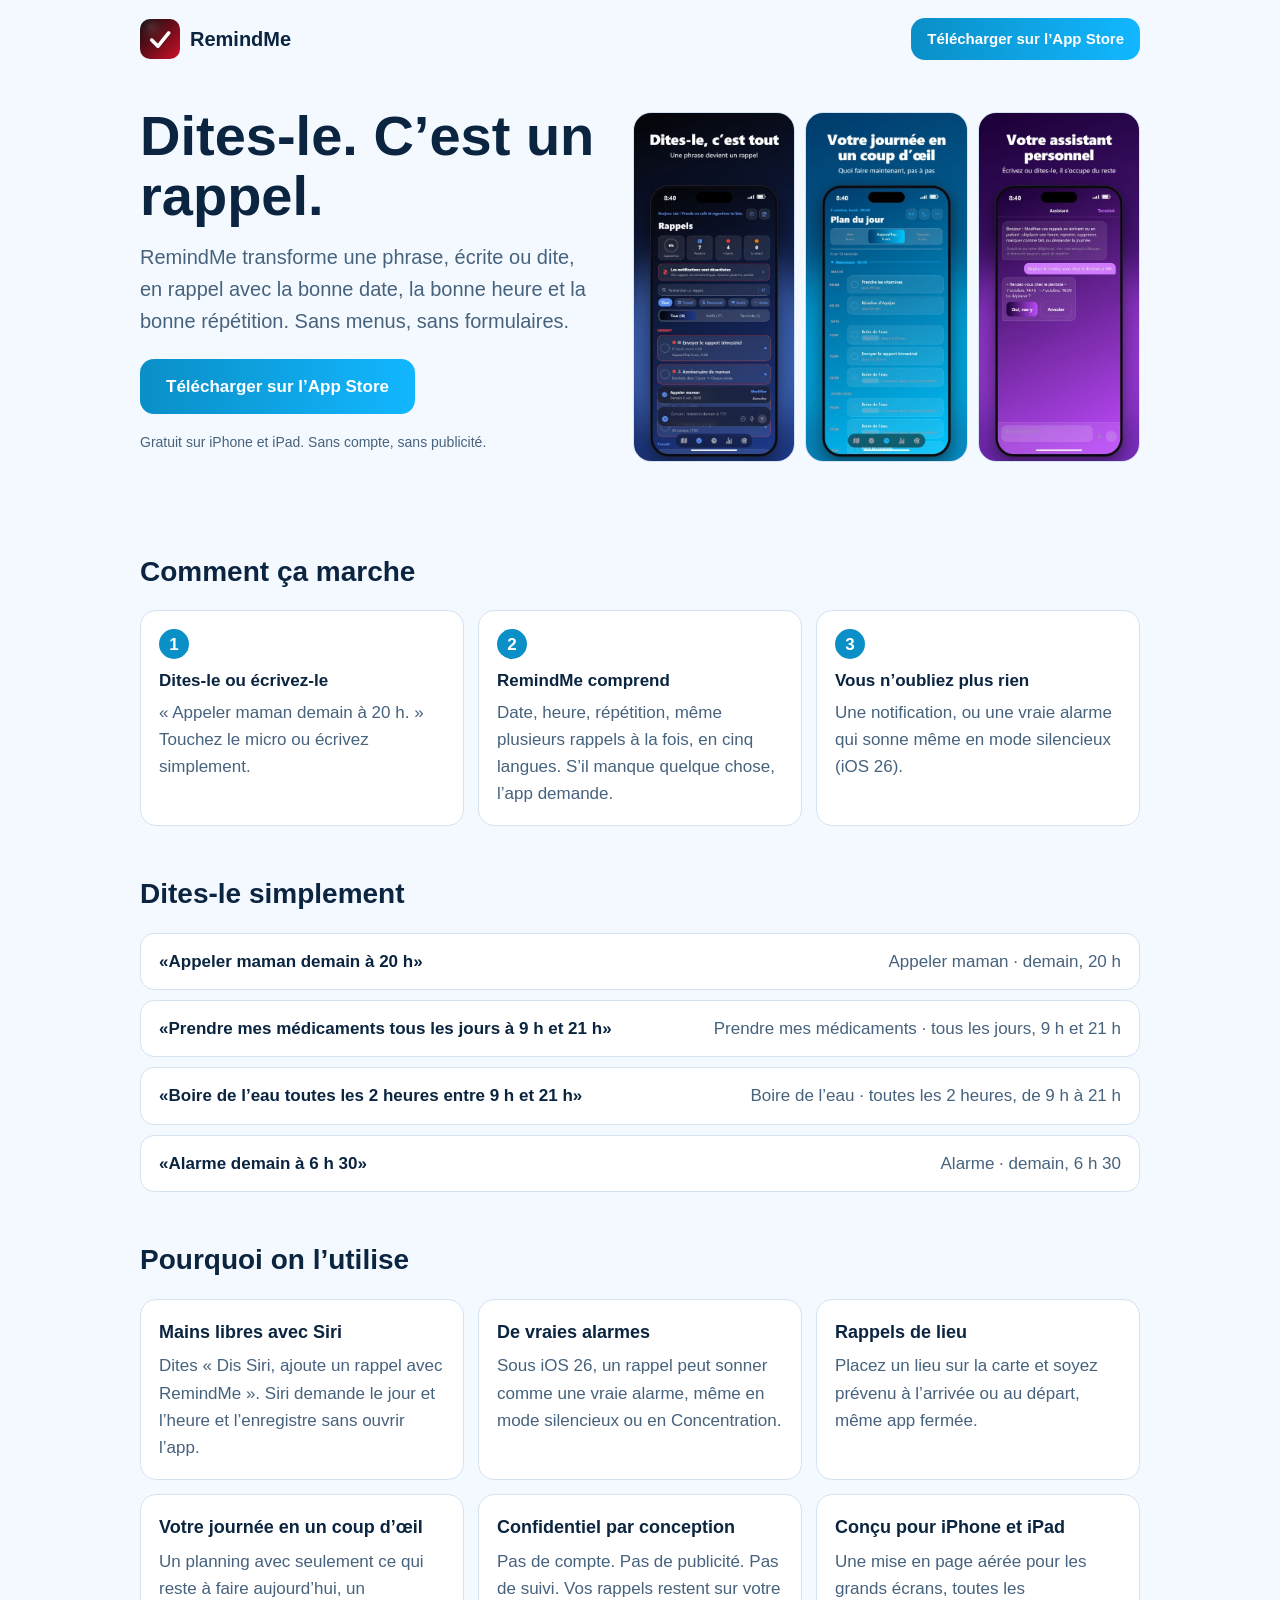
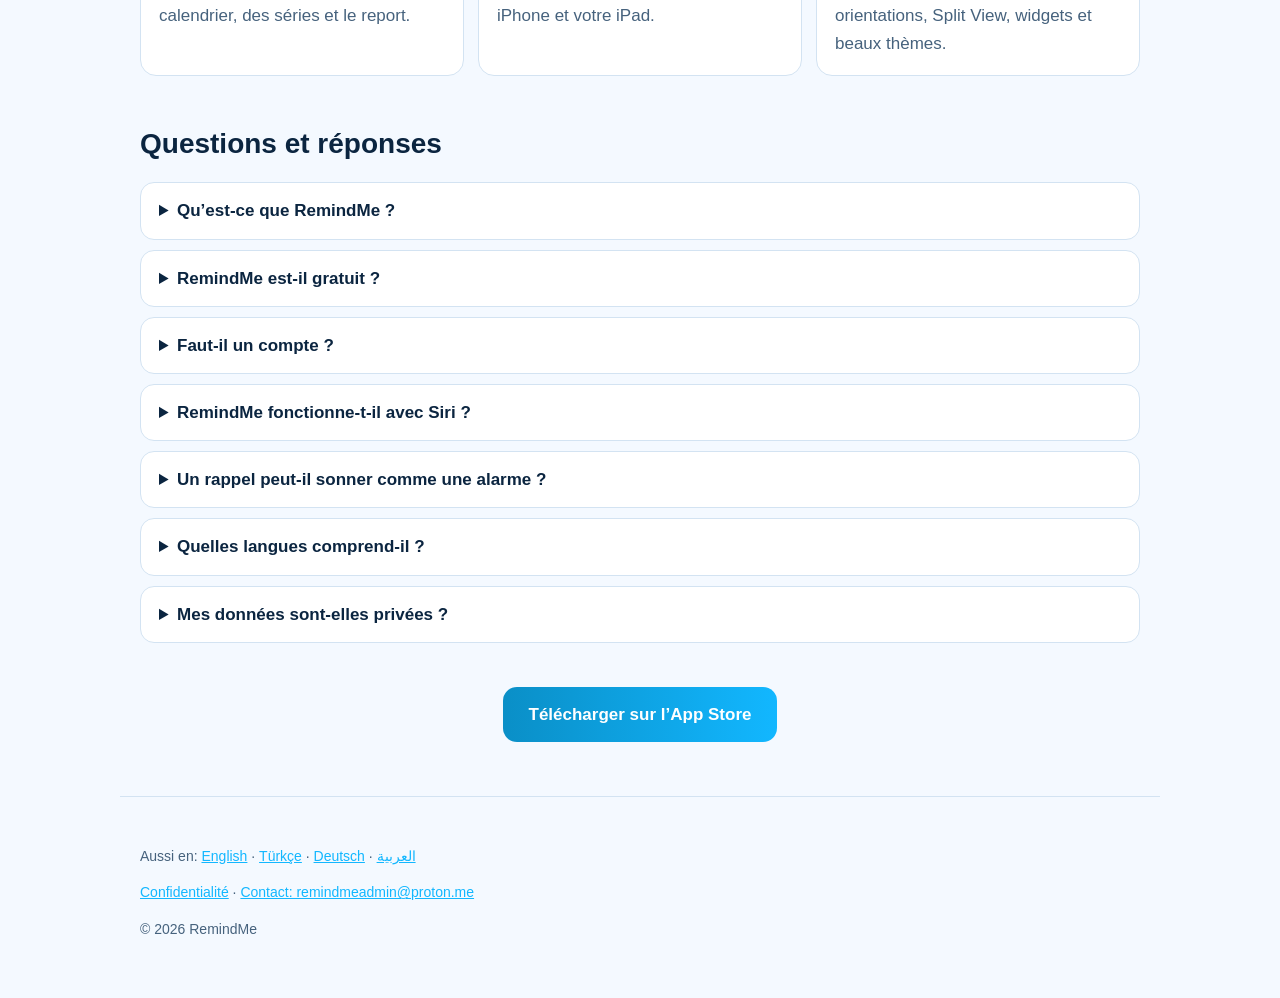
<file: fr/index.html>
<!doctype html>
<html lang="fr" dir="ltr">
<head>
<meta charset="utf-8">
<meta name="viewport" content="width=device-width, initial-scale=1">
<title>RemindMe : app de rappels pour iPhone et iPad (Siri, alarmes)</title>
<meta name="description" content="Transformez une phrase en rappel. RemindMe fonctionne avec Siri, de vraies alarmes, des rappels de lieu et des widgets. Sans compte, sans pub, sans suivi.">
<link rel="canonical" href="https://dasghost-01.github.io/remindme/fr/">
<link rel="alternate" hreflang="en" href="https://dasghost-01.github.io/remindme/">
<link rel="alternate" hreflang="tr" href="https://dasghost-01.github.io/remindme/tr/">
<link rel="alternate" hreflang="de" href="https://dasghost-01.github.io/remindme/de/">
<link rel="alternate" hreflang="fr" href="https://dasghost-01.github.io/remindme/fr/">
<link rel="alternate" hreflang="ar" href="https://dasghost-01.github.io/remindme/ar/">
<link rel="alternate" hreflang="x-default" href="https://dasghost-01.github.io/remindme/">
<meta name="apple-itunes-app" content="app-id=6818256531">
<meta name="theme-color" content="#0A8FC7">
<meta property="og:type" content="website">
<meta property="og:site_name" content="RemindMe">
<meta property="og:title" content="RemindMe : app de rappels pour iPhone et iPad (Siri, alarmes)">
<meta property="og:description" content="Transformez une phrase en rappel. RemindMe fonctionne avec Siri, de vraies alarmes, des rappels de lieu et des widgets. Sans compte, sans pub, sans suivi.">
<meta property="og:url" content="https://dasghost-01.github.io/remindme/fr/">
<meta property="og:image" content="https://dasghost-01.github.io/remindme/img/og.jpg">
<meta property="og:image:width" content="1200">
<meta property="og:image:height" content="630">
<meta property="og:locale" content="fr_FR">
<meta name="twitter:card" content="summary_large_image">
<meta name="twitter:title" content="RemindMe : app de rappels pour iPhone et iPad (Siri, alarmes)">
<meta name="twitter:description" content="Transformez une phrase en rappel. RemindMe fonctionne avec Siri, de vraies alarmes, des rappels de lieu et des widgets. Sans compte, sans pub, sans suivi.">
<meta name="twitter:image" content="https://dasghost-01.github.io/remindme/img/og.jpg">
<link rel="icon" href="../img/icon-512.png">
<link rel="apple-touch-icon" href="../img/icon-512.png">
<link rel="stylesheet" href="../style.css">
<script type="application/ld+json">{"@context":"https://schema.org","@graph":[{"@type":"MobileApplication","@id":"https://dasghost-01.github.io/remindme/#app","name":"RemindMe","alternateName":"RemindMe: Personal Assistant","url":"https://dasghost-01.github.io/remindme/fr/","description":"Transformez une phrase en rappel. RemindMe fonctionne avec Siri, de vraies alarmes, des rappels de lieu et des widgets. Sans compte, sans pub, sans suivi.","applicationCategory":"ProductivityApplication","operatingSystem":"iOS, iPadOS","inLanguage":["tr","en","fr","de","ar"],"downloadUrl":"https://apps.apple.com/app/id6818256531","installUrl":"https://apps.apple.com/app/id6818256531","image":"https://dasghost-01.github.io/remindme/img/icon-512.png","screenshot":["https://dasghost-01.github.io/remindme/img/fr-1.jpg","https://dasghost-01.github.io/remindme/img/fr-2.jpg","https://dasghost-01.github.io/remindme/img/fr-3.jpg"],"featureList":["Mains libres avec Siri","De vraies alarmes","Rappels de lieu","Votre journée en un coup d’œil","Confidentiel par conception","Conçu pour iPhone et iPad"],"offers":{"@type":"Offer","price":"0","priceCurrency":"USD"},"publisher":{"@type":"Organization","name":"RemindMe","email":"remindmeadmin@proton.me"}},{"@type":"FAQPage","mainEntity":[{"@type":"Question","name":"Qu’est-ce que RemindMe ?","acceptedAnswer":{"@type":"Answer","text":"RemindMe est une app de rappels pour iPhone et iPad. Vous écrivez ou dites une phrase et elle crée un rappel avec la bonne date, la bonne heure et la bonne répétition."}},{"@type":"Question","name":"RemindMe est-il gratuit ?","acceptedAnswer":{"@type":"Answer","text":"RemindMe se télécharge gratuitement et ne contient pas de publicité."}},{"@type":"Question","name":"Faut-il un compte ?","acceptedAnswer":{"@type":"Answer","text":"Non. Il n’y a ni compte ni inscription. Vos rappels restent sur votre appareil."}},{"@type":"Question","name":"RemindMe fonctionne-t-il avec Siri ?","acceptedAnswer":{"@type":"Answer","text":"Oui. Dites « Dis Siri, ajoute un rappel avec RemindMe ». Siri demande le jour et l’heure et enregistre le rappel sans ouvrir l’app. « Ajoute un rappel détaillé » et « Ajoute un rappel de lieu » fonctionnent aussi."}},{"@type":"Question","name":"Un rappel peut-il sonner comme une alarme ?","acceptedAnswer":{"@type":"Answer","text":"Sous iOS 26 et plus, oui. RemindMe peut faire sonner une vraie alarme, même en mode silencieux ou en Concentration."}},{"@type":"Question","name":"Quelles langues comprend-il ?","acceptedAnswer":{"@type":"Answer","text":"Le turc, l’anglais, le français, l’allemand et l’arabe, y compris les longues phrases et plusieurs rappels à la fois."}},{"@type":"Question","name":"Mes données sont-elles privées ?","acceptedAnswer":{"@type":"Answer","text":"Oui. Pas de compte, pas de publicité, pas de suivi, et vos rappels restent sur votre appareil."}}]}]}</script>
</head>
<body>
<header class="wrap top">
  <a class="brand" href="../fr/"><img src="../img/icon-512.png" width="40" height="40" alt="">RemindMe</a>
  <a class="btn small" href="https://apps.apple.com/app/id6818256531">Télécharger sur l’App Store</a>
</header>
<main>
  <section class="wrap hero">
    <div>
      <h1>Dites-le. C’est un rappel.</h1>
      <p class="lead">RemindMe transforme une phrase, écrite ou dite, en rappel avec la bonne date, la bonne heure et la bonne répétition. Sans menus, sans formulaires.</p>
      <p><a class="btn" href="https://apps.apple.com/app/id6818256531">Télécharger sur l’App Store</a></p>
      <p class="note">Gratuit sur iPhone et iPad. Sans compte, sans publicité.</p>
    </div>
    <div class="shots">
      <img src="../img/fr-1.jpg" width="420" height="913" alt="RemindMe 1" >
      <img src="../img/fr-2.jpg" width="420" height="913" alt="RemindMe 2" loading="lazy">
      <img src="../img/fr-3.jpg" width="420" height="913" alt="RemindMe 3" loading="lazy">
    </div>
  </section>
  <section class="wrap">
    <h2>Comment ça marche</h2>
    <ol class="steps">
      <li><strong>Dites-le ou écrivez-le</strong><span>« Appeler maman demain à 20 h. » Touchez le micro ou écrivez simplement.</span></li>
      <li><strong>RemindMe comprend</strong><span>Date, heure, répétition, même plusieurs rappels à la fois, en cinq langues. S’il manque quelque chose, l’app demande.</span></li>
      <li><strong>Vous n’oubliez plus rien</strong><span>Une notification, ou une vraie alarme qui sonne même en mode silencieux (iOS 26).</span></li>
    </ol>
  </section>
  <section class="wrap">
    <h2>Dites-le simplement</h2>
    <ul class="examples">
      <li><q>Appeler maman demain à 20 h</q><span>Appeler maman · demain, 20 h</span></li>
      <li><q>Prendre mes médicaments tous les jours à 9 h et 21 h</q><span>Prendre mes médicaments · tous les jours, 9 h et 21 h</span></li>
      <li><q>Boire de l’eau toutes les 2 heures entre 9 h et 21 h</q><span>Boire de l’eau · toutes les 2 heures, de 9 h à 21 h</span></li>
      <li><q>Alarme demain à 6 h 30</q><span>Alarme · demain, 6 h 30</span></li>
    </ul>
  </section>
  <section class="wrap">
    <h2>Pourquoi on l’utilise</h2>
    <div class="grid">
      <article><h3>Mains libres avec Siri</h3><p>Dites « Dis Siri, ajoute un rappel avec RemindMe ». Siri demande le jour et l’heure et l’enregistre sans ouvrir l’app.</p></article>
      <article><h3>De vraies alarmes</h3><p>Sous iOS 26, un rappel peut sonner comme une vraie alarme, même en mode silencieux ou en Concentration.</p></article>
      <article><h3>Rappels de lieu</h3><p>Placez un lieu sur la carte et soyez prévenu à l’arrivée ou au départ, même app fermée.</p></article>
      <article><h3>Votre journée en un coup d’œil</h3><p>Un planning avec seulement ce qui reste à faire aujourd’hui, un calendrier, des séries et le report.</p></article>
      <article><h3>Confidentiel par conception</h3><p>Pas de compte. Pas de publicité. Pas de suivi. Vos rappels restent sur votre iPhone et votre iPad.</p></article>
      <article><h3>Conçu pour iPhone et iPad</h3><p>Une mise en page aérée pour les grands écrans, toutes les orientations, Split View, widgets et beaux thèmes.</p></article>
    </div>
  </section>
  <section class="wrap">
    <h2>Questions et réponses</h2>
    <details><summary>Qu’est-ce que RemindMe ?</summary><p>RemindMe est une app de rappels pour iPhone et iPad. Vous écrivez ou dites une phrase et elle crée un rappel avec la bonne date, la bonne heure et la bonne répétition.</p></details>
    <details><summary>RemindMe est-il gratuit ?</summary><p>RemindMe se télécharge gratuitement et ne contient pas de publicité.</p></details>
    <details><summary>Faut-il un compte ?</summary><p>Non. Il n’y a ni compte ni inscription. Vos rappels restent sur votre appareil.</p></details>
    <details><summary>RemindMe fonctionne-t-il avec Siri ?</summary><p>Oui. Dites « Dis Siri, ajoute un rappel avec RemindMe ». Siri demande le jour et l’heure et enregistre le rappel sans ouvrir l’app. « Ajoute un rappel détaillé » et « Ajoute un rappel de lieu » fonctionnent aussi.</p></details>
    <details><summary>Un rappel peut-il sonner comme une alarme ?</summary><p>Sous iOS 26 et plus, oui. RemindMe peut faire sonner une vraie alarme, même en mode silencieux ou en Concentration.</p></details>
    <details><summary>Quelles langues comprend-il ?</summary><p>Le turc, l’anglais, le français, l’allemand et l’arabe, y compris les longues phrases et plusieurs rappels à la fois.</p></details>
    <details><summary>Mes données sont-elles privées ?</summary><p>Oui. Pas de compte, pas de publicité, pas de suivi, et vos rappels restent sur votre appareil.</p></details>
  </section>
  <section class="wrap center">
    <a class="btn" href="https://apps.apple.com/app/id6818256531">Télécharger sur l’App Store</a>
  </section>
</main>
<footer class="wrap foot">
  <p>Aussi en: <a href="../" hreflang="en" lang="en">English</a> · <a href="../tr/" hreflang="tr" lang="tr">Türkçe</a> · <a href="../de/" hreflang="de" lang="de">Deutsch</a> · <a href="../ar/" hreflang="ar" lang="ar">العربية</a></p>
  <p><a href="https://dasghost-01.github.io/remindme-privacy/">Confidentialité</a> · <a href="mailto:remindmeadmin@proton.me">Contact: remindmeadmin@proton.me</a></p>
  <p>© 2026 RemindMe</p>
</footer>
</body>
</html>
</file>
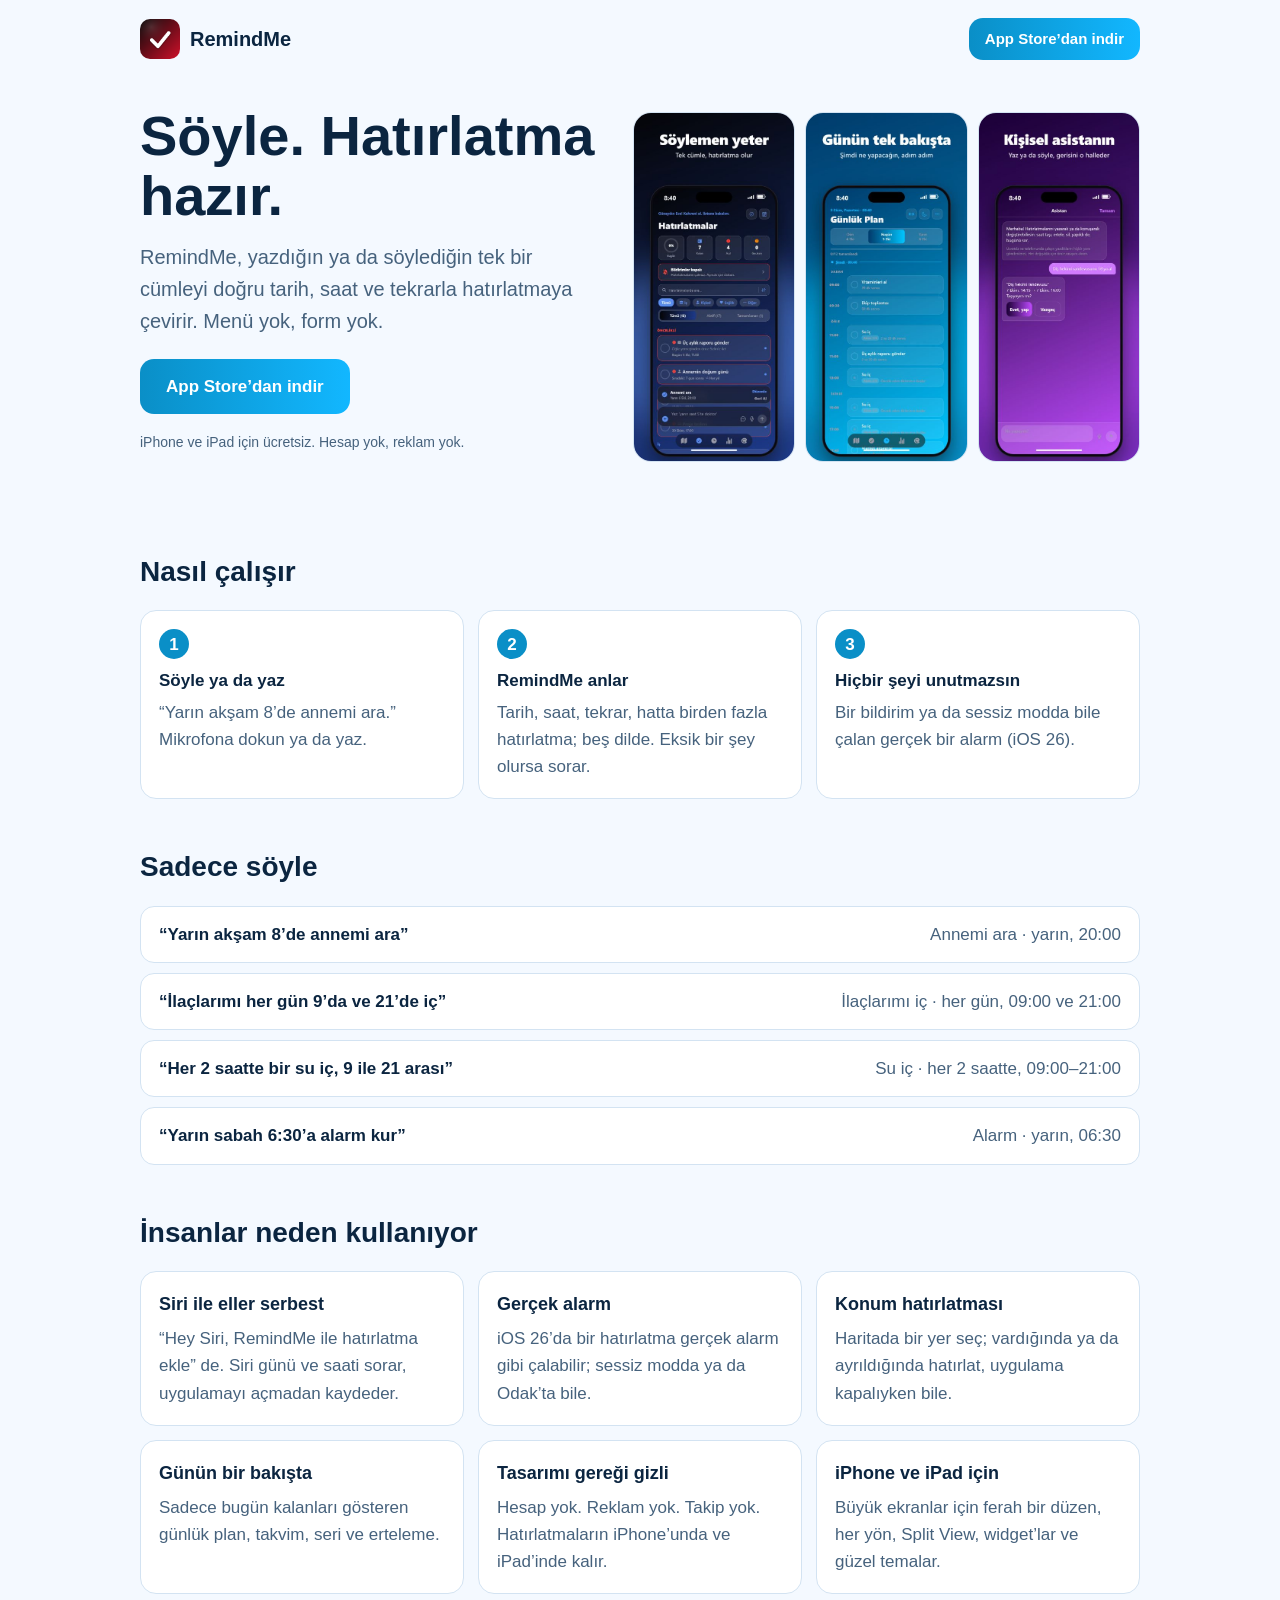
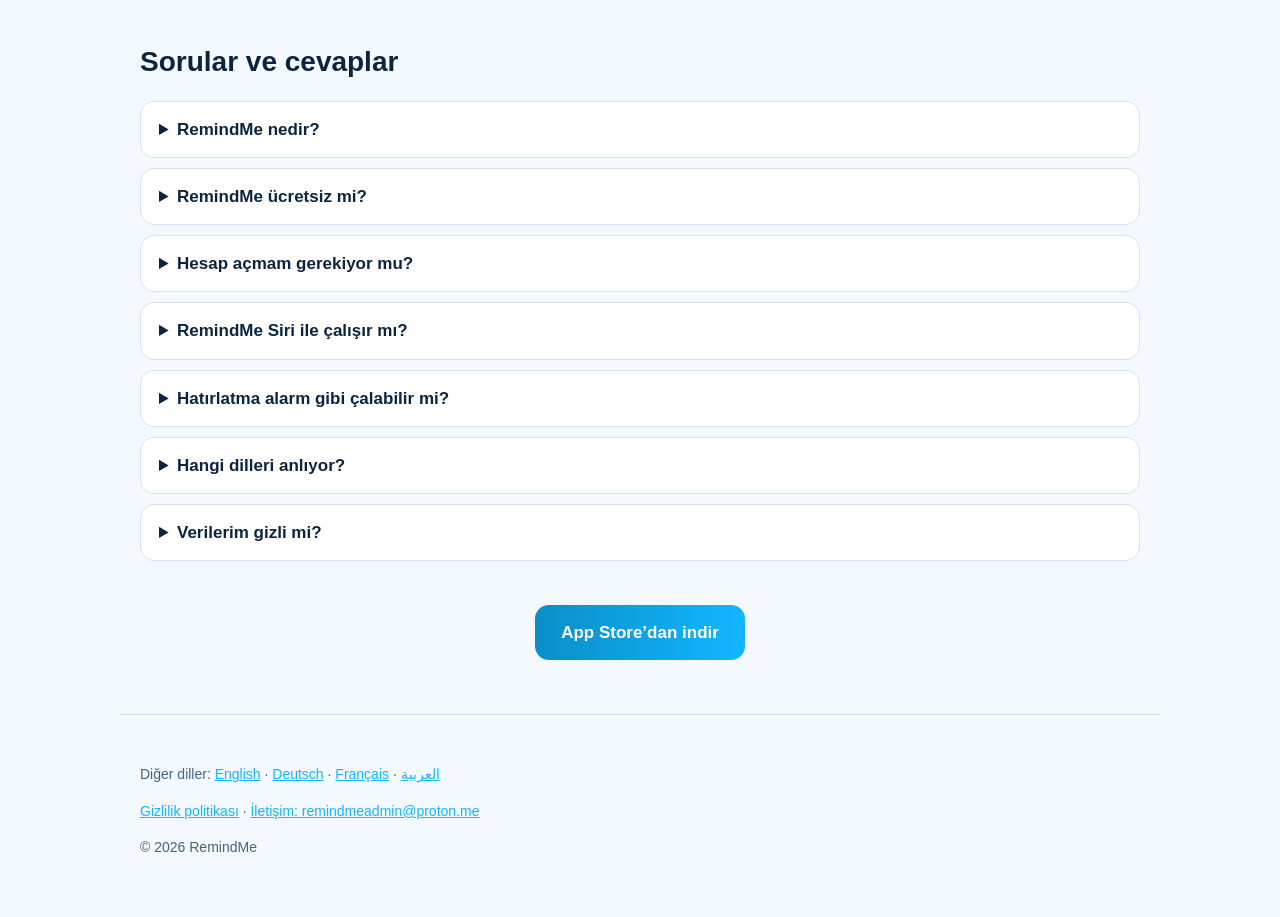
<file: tr/index.html>
<!doctype html>
<html lang="tr" dir="ltr">
<head>
<meta charset="utf-8">
<meta name="viewport" content="width=device-width, initial-scale=1">
<title>RemindMe: iPhone ve iPad için Hatırlatıcı (Siri, Alarm)</title>
<meta name="description" content="Tek bir cümleyi hatırlatmaya çevir. RemindMe; Siri, gerçek alarm, konum hatırlatması ve widget ile çalışır. Hesap yok, reklam yok, takip yok.">
<link rel="canonical" href="https://dasghost-01.github.io/remindme/tr/">
<link rel="alternate" hreflang="en" href="https://dasghost-01.github.io/remindme/">
<link rel="alternate" hreflang="tr" href="https://dasghost-01.github.io/remindme/tr/">
<link rel="alternate" hreflang="de" href="https://dasghost-01.github.io/remindme/de/">
<link rel="alternate" hreflang="fr" href="https://dasghost-01.github.io/remindme/fr/">
<link rel="alternate" hreflang="ar" href="https://dasghost-01.github.io/remindme/ar/">
<link rel="alternate" hreflang="x-default" href="https://dasghost-01.github.io/remindme/">
<meta name="apple-itunes-app" content="app-id=6818256531">
<meta name="theme-color" content="#0A8FC7">
<meta property="og:type" content="website">
<meta property="og:site_name" content="RemindMe">
<meta property="og:title" content="RemindMe: iPhone ve iPad için Hatırlatıcı (Siri, Alarm)">
<meta property="og:description" content="Tek bir cümleyi hatırlatmaya çevir. RemindMe; Siri, gerçek alarm, konum hatırlatması ve widget ile çalışır. Hesap yok, reklam yok, takip yok.">
<meta property="og:url" content="https://dasghost-01.github.io/remindme/tr/">
<meta property="og:image" content="https://dasghost-01.github.io/remindme/img/og.jpg">
<meta property="og:image:width" content="1200">
<meta property="og:image:height" content="630">
<meta property="og:locale" content="tr_TR">
<meta name="twitter:card" content="summary_large_image">
<meta name="twitter:title" content="RemindMe: iPhone ve iPad için Hatırlatıcı (Siri, Alarm)">
<meta name="twitter:description" content="Tek bir cümleyi hatırlatmaya çevir. RemindMe; Siri, gerçek alarm, konum hatırlatması ve widget ile çalışır. Hesap yok, reklam yok, takip yok.">
<meta name="twitter:image" content="https://dasghost-01.github.io/remindme/img/og.jpg">
<link rel="icon" href="../img/icon-512.png">
<link rel="apple-touch-icon" href="../img/icon-512.png">
<link rel="stylesheet" href="../style.css">
<script type="application/ld+json">{"@context":"https://schema.org","@graph":[{"@type":"MobileApplication","@id":"https://dasghost-01.github.io/remindme/#app","name":"RemindMe","alternateName":"RemindMe: Personal Assistant","url":"https://dasghost-01.github.io/remindme/tr/","description":"Tek bir cümleyi hatırlatmaya çevir. RemindMe; Siri, gerçek alarm, konum hatırlatması ve widget ile çalışır. Hesap yok, reklam yok, takip yok.","applicationCategory":"ProductivityApplication","operatingSystem":"iOS, iPadOS","inLanguage":["tr","en","fr","de","ar"],"downloadUrl":"https://apps.apple.com/app/id6818256531","installUrl":"https://apps.apple.com/app/id6818256531","image":"https://dasghost-01.github.io/remindme/img/icon-512.png","screenshot":["https://dasghost-01.github.io/remindme/img/tr-1.jpg","https://dasghost-01.github.io/remindme/img/tr-2.jpg","https://dasghost-01.github.io/remindme/img/tr-3.jpg"],"featureList":["Siri ile eller serbest","Gerçek alarm","Konum hatırlatması","Günün bir bakışta","Tasarımı gereği gizli","iPhone ve iPad için"],"offers":{"@type":"Offer","price":"0","priceCurrency":"USD"},"publisher":{"@type":"Organization","name":"RemindMe","email":"remindmeadmin@proton.me"}},{"@type":"FAQPage","mainEntity":[{"@type":"Question","name":"RemindMe nedir?","acceptedAnswer":{"@type":"Answer","text":"RemindMe, iPhone ve iPad için bir hatırlatıcı uygulamasıdır. Tek bir cümle yazarsın ya da söylersin; doğru tarih, saat ve tekrarla hatırlatma oluşturur."}},{"@type":"Question","name":"RemindMe ücretsiz mi?","acceptedAnswer":{"@type":"Answer","text":"RemindMe ücretsiz indirilir ve reklam içermez."}},{"@type":"Question","name":"Hesap açmam gerekiyor mu?","acceptedAnswer":{"@type":"Answer","text":"Hayır. Hesap ve kayıt yok. Hatırlatmaların cihazında kalır."}},{"@type":"Question","name":"RemindMe Siri ile çalışır mı?","acceptedAnswer":{"@type":"Answer","text":"Evet. “Hey Siri, RemindMe ile hatırlatma ekle” de. Siri günü ve saati sorar, hatırlatmayı uygulamayı açmadan kaydeder. “Ayrıntılı hatırlatma ekle” ve “Konum hatırlatması ekle” de çalışır."}},{"@type":"Question","name":"Hatırlatma alarm gibi çalabilir mi?","acceptedAnswer":{"@type":"Answer","text":"iOS 26 ve üzerinde evet. RemindMe, sessiz modda ya da Odak’ta bile çalan gerçek bir alarm kurabilir."}},{"@type":"Question","name":"Hangi dilleri anlıyor?","acceptedAnswer":{"@type":"Answer","text":"Türkçe, İngilizce, Fransızca, Almanca ve Arapça; uzun cümleleri ve tek seferde birden fazla hatırlatmayı da."}},{"@type":"Question","name":"Verilerim gizli mi?","acceptedAnswer":{"@type":"Answer","text":"Evet. Hesap yok, reklam yok, takip yok; hatırlatmaların cihazında kalır."}}]}]}</script>
</head>
<body>
<header class="wrap top">
  <a class="brand" href="../tr/"><img src="../img/icon-512.png" width="40" height="40" alt="">RemindMe</a>
  <a class="btn small" href="https://apps.apple.com/app/id6818256531">App Store’dan indir</a>
</header>
<main>
  <section class="wrap hero">
    <div>
      <h1>Söyle. Hatırlatma hazır.</h1>
      <p class="lead">RemindMe, yazdığın ya da söylediğin tek bir cümleyi doğru tarih, saat ve tekrarla hatırlatmaya çevirir. Menü yok, form yok.</p>
      <p><a class="btn" href="https://apps.apple.com/app/id6818256531">App Store’dan indir</a></p>
      <p class="note">iPhone ve iPad için ücretsiz. Hesap yok, reklam yok.</p>
    </div>
    <div class="shots">
      <img src="../img/tr-1.jpg" width="420" height="913" alt="RemindMe 1" >
      <img src="../img/tr-2.jpg" width="420" height="913" alt="RemindMe 2" loading="lazy">
      <img src="../img/tr-3.jpg" width="420" height="913" alt="RemindMe 3" loading="lazy">
    </div>
  </section>
  <section class="wrap">
    <h2>Nasıl çalışır</h2>
    <ol class="steps">
      <li><strong>Söyle ya da yaz</strong><span>“Yarın akşam 8’de annemi ara.” Mikrofona dokun ya da yaz.</span></li>
      <li><strong>RemindMe anlar</strong><span>Tarih, saat, tekrar, hatta birden fazla hatırlatma; beş dilde. Eksik bir şey olursa sorar.</span></li>
      <li><strong>Hiçbir şeyi unutmazsın</strong><span>Bir bildirim ya da sessiz modda bile çalan gerçek bir alarm (iOS 26).</span></li>
    </ol>
  </section>
  <section class="wrap">
    <h2>Sadece söyle</h2>
    <ul class="examples">
      <li><q>Yarın akşam 8’de annemi ara</q><span>Annemi ara · yarın, 20:00</span></li>
      <li><q>İlaçlarımı her gün 9’da ve 21’de iç</q><span>İlaçlarımı iç · her gün, 09:00 ve 21:00</span></li>
      <li><q>Her 2 saatte bir su iç, 9 ile 21 arası</q><span>Su iç · her 2 saatte, 09:00–21:00</span></li>
      <li><q>Yarın sabah 6:30’a alarm kur</q><span>Alarm · yarın, 06:30</span></li>
    </ul>
  </section>
  <section class="wrap">
    <h2>İnsanlar neden kullanıyor</h2>
    <div class="grid">
      <article><h3>Siri ile eller serbest</h3><p>“Hey Siri, RemindMe ile hatırlatma ekle” de. Siri günü ve saati sorar, uygulamayı açmadan kaydeder.</p></article>
      <article><h3>Gerçek alarm</h3><p>iOS 26’da bir hatırlatma gerçek alarm gibi çalabilir; sessiz modda ya da Odak’ta bile.</p></article>
      <article><h3>Konum hatırlatması</h3><p>Haritada bir yer seç; vardığında ya da ayrıldığında hatırlat, uygulama kapalıyken bile.</p></article>
      <article><h3>Günün bir bakışta</h3><p>Sadece bugün kalanları gösteren günlük plan, takvim, seri ve erteleme.</p></article>
      <article><h3>Tasarımı gereği gizli</h3><p>Hesap yok. Reklam yok. Takip yok. Hatırlatmaların iPhone’unda ve iPad’inde kalır.</p></article>
      <article><h3>iPhone ve iPad için</h3><p>Büyük ekranlar için ferah bir düzen, her yön, Split View, widget’lar ve güzel temalar.</p></article>
    </div>
  </section>
  <section class="wrap">
    <h2>Sorular ve cevaplar</h2>
    <details><summary>RemindMe nedir?</summary><p>RemindMe, iPhone ve iPad için bir hatırlatıcı uygulamasıdır. Tek bir cümle yazarsın ya da söylersin; doğru tarih, saat ve tekrarla hatırlatma oluşturur.</p></details>
    <details><summary>RemindMe ücretsiz mi?</summary><p>RemindMe ücretsiz indirilir ve reklam içermez.</p></details>
    <details><summary>Hesap açmam gerekiyor mu?</summary><p>Hayır. Hesap ve kayıt yok. Hatırlatmaların cihazında kalır.</p></details>
    <details><summary>RemindMe Siri ile çalışır mı?</summary><p>Evet. “Hey Siri, RemindMe ile hatırlatma ekle” de. Siri günü ve saati sorar, hatırlatmayı uygulamayı açmadan kaydeder. “Ayrıntılı hatırlatma ekle” ve “Konum hatırlatması ekle” de çalışır.</p></details>
    <details><summary>Hatırlatma alarm gibi çalabilir mi?</summary><p>iOS 26 ve üzerinde evet. RemindMe, sessiz modda ya da Odak’ta bile çalan gerçek bir alarm kurabilir.</p></details>
    <details><summary>Hangi dilleri anlıyor?</summary><p>Türkçe, İngilizce, Fransızca, Almanca ve Arapça; uzun cümleleri ve tek seferde birden fazla hatırlatmayı da.</p></details>
    <details><summary>Verilerim gizli mi?</summary><p>Evet. Hesap yok, reklam yok, takip yok; hatırlatmaların cihazında kalır.</p></details>
  </section>
  <section class="wrap center">
    <a class="btn" href="https://apps.apple.com/app/id6818256531">App Store’dan indir</a>
  </section>
</main>
<footer class="wrap foot">
  <p>Diğer diller: <a href="../" hreflang="en" lang="en">English</a> · <a href="../de/" hreflang="de" lang="de">Deutsch</a> · <a href="../fr/" hreflang="fr" lang="fr">Français</a> · <a href="../ar/" hreflang="ar" lang="ar">العربية</a></p>
  <p><a href="https://dasghost-01.github.io/remindme-privacy/">Gizlilik politikası</a> · <a href="mailto:remindmeadmin@proton.me">İletişim: remindmeadmin@proton.me</a></p>
  <p>© 2026 RemindMe</p>
</footer>
</body>
</html>
</file>
<file: style.css>
:root{--bg:#06121f;--fg:#eaf4ff;--sub:#a9c2da;--card:#0e2237;--line:#1c3a58;--accent:#12b7ff;--accent2:#0a8fc7}
@media (prefers-color-scheme:light){:root{--bg:#f4f9ff;--fg:#0b2540;--sub:#46627d;--card:#fff;--line:#d3e3f2}}
*{box-sizing:border-box}html{-webkit-text-size-adjust:100%}
body{margin:0;background:var(--bg);color:var(--fg);font:17px/1.6 -apple-system,BlinkMacSystemFont,"SF Pro Text","Segoe UI",Roboto,Helvetica,Arial,sans-serif}
a{color:var(--accent)}img{max-width:100%;height:auto}
.wrap{max-width:1040px;margin:0 auto;padding:0 20px}
.top{display:flex;align-items:center;justify-content:space-between;padding-top:18px;padding-bottom:18px}
.brand{display:flex;align-items:center;gap:10px;font-weight:800;font-size:20px;color:var(--fg);text-decoration:none}.brand img{border-radius:10px}
.btn{display:inline-block;background:linear-gradient(90deg,var(--accent2),var(--accent));color:#fff;font-weight:700;text-decoration:none;padding:14px 26px;border-radius:14px}
.btn.small{padding:9px 16px;font-size:15px}
.hero{display:grid;grid-template-columns:1fr 1.1fr;gap:32px;align-items:center;padding-top:28px;padding-bottom:36px}
h1{font-size:clamp(34px,6vw,56px);line-height:1.08;margin:0 0 14px}h2{font-size:28px;margin:46px 0 16px}h3{margin:0 0 6px;font-size:18px}
.lead{font-size:20px;color:var(--sub);margin:0 0 22px}.note{color:var(--sub);font-size:14px;margin-top:10px}
.shots{display:flex;gap:10px;justify-content:center}.shots img{width:32%;border-radius:18px;border:1px solid var(--line)}
.steps{list-style:none;padding:0;margin:0;display:grid;grid-template-columns:repeat(3,1fr);gap:14px;counter-reset:s}
.steps li{background:var(--card);border:1px solid var(--line);border-radius:16px;padding:18px;counter-increment:s}
.steps li:before{content:counter(s);display:inline-grid;place-items:center;width:30px;height:30px;border-radius:50%;background:var(--accent2);color:#fff;font-weight:800;margin-bottom:8px}
.steps strong,.steps span{display:block}.steps span{color:var(--sub);margin-top:4px}
.examples{list-style:none;margin:0;padding:0;display:grid;gap:10px}
.examples li{background:var(--card);border:1px solid var(--line);border-radius:14px;padding:14px 18px;display:flex;justify-content:space-between;gap:14px;flex-wrap:wrap}
.examples q{font-weight:700}.examples span{color:var(--sub)}
.grid{display:grid;grid-template-columns:repeat(3,1fr);gap:14px}
.grid article{background:var(--card);border:1px solid var(--line);border-radius:16px;padding:18px}.grid p{margin:0;color:var(--sub)}
details{background:var(--card);border:1px solid var(--line);border-radius:14px;padding:14px 18px;margin-bottom:10px}
summary{cursor:pointer;font-weight:700}details p{margin:10px 0 0;color:var(--sub)}
.center{text-align:center;padding-top:34px;padding-bottom:10px}
.foot{color:var(--sub);font-size:14px;padding-top:34px;padding-bottom:44px;border-top:1px solid var(--line);margin-top:44px}
@media (max-width:760px){.hero{grid-template-columns:1fr}.steps,.grid{grid-template-columns:1fr}.shots img{width:31%}}
</file>
